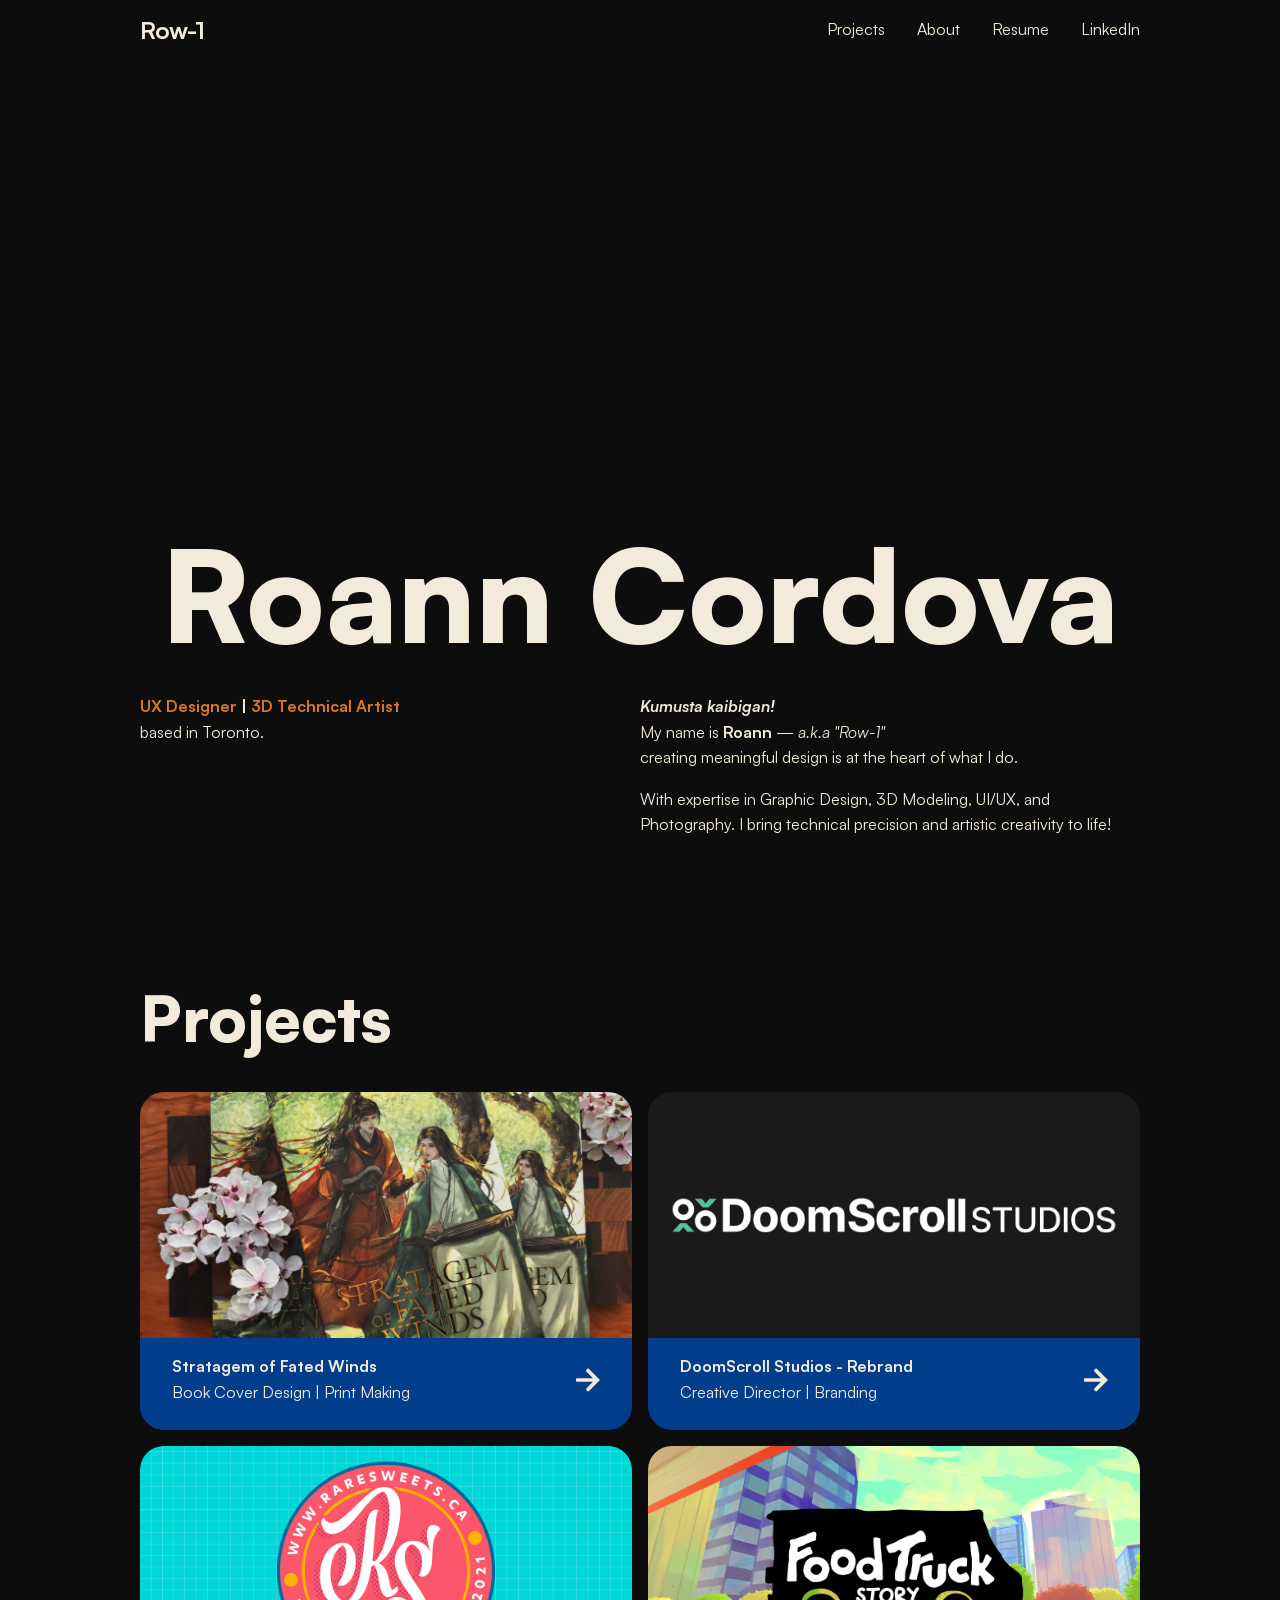
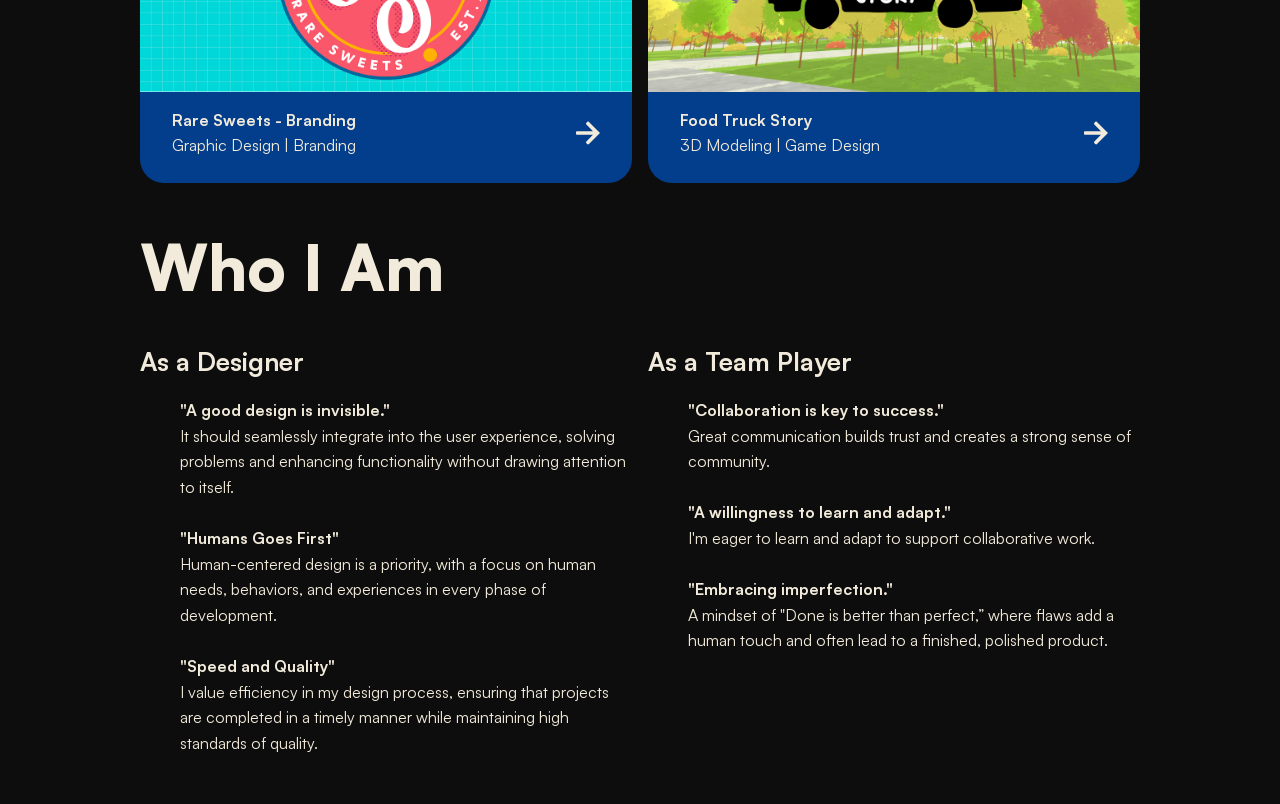
<file: index.html>
<!DOCTYPE html>
    <html lang="en">
    <head>
        <meta charset="UTF-8">
        <meta name="viewport" content="width=device-width, initial-scale=1.0">
        <link rel="stylesheet" href="styles.css">
        <script src="script.js" defer></script>
        <title>Roann Cordova</title>
    </head>
    <body>
        <header>
            <nav class="navbar">
                <a class="nav-logo" href="/">Row-1</a>

                <div class="hamburger-menu">
                    <span class="bar"></span>
                    <span class="bar"></span>
                    <span class="bar"></span>
                </div>

                <ul class="nav_list">
                    <li class="nav_item">
                        <a href="#projects" class="nav_link">Projects</a>
                    </li>
                    <li class="nav_item">
                        <a href="#About" class="nav_link">About</a>
                    </li>
                    <li class="nav_item">
                        <a href="downloadFiles/RoannCordova_Resume2026.pdf" class="nav_link" download="RoannCordova_Resume2026.pdf">Resume</a>
                    </li>
                    <li class="nav_item">
                        <a href="https://www.linkedin.com/in/roann-cordova/" class="nav_link">LinkedIn</a>
                    </li>
                </ul>
            </nav>
        </header>
    <main>
        <!------------------- Hero Section ------------------->
            <section class="hero" id="#top">
    
                <div class="hero-video">
                    <video autoplay muted loop playsinline>
                        <source src="videos/A_Good_Design_Is_10001-0500.mp4" type="video/mp4">
                    </video>
                </div>
    
                <div class="name-header"> 
                    <h1 class="hero-name">
                        Roann Cordova
                    </h1> 
                </div>
    
                <!-- Hero subtitle section -->
                <div class="subtitle-div">
                    <div class="meta-hero-role"> <!-- Grid: Left Column-->
                        <p class="warm-bold" style="margin-bottom: 0;">
                            UX Designer <span class="divider">|</span> 3D Technical Artist
                        </p>
                        <p style="margin: 0;">
                            based in Toronto.
                        </p>
    
                    </div> <!-- End of hero-subtitle-div -->
    
                    <div class="meta-hero-description">  <!-- Grid: Right Column-->
                        <p class="italic-bold-beige" style="margin-bottom: 0;">
                            Kumusta kaibigan!
                        </p>
                        <p style="margin-top: 0;">
                            My name is <b>Roann</b> — <i>a.k.a "Row-1"</i><br> creating meaningful design is at the heart of what I do.</p>
                        <p>
                            With expertise in Graphic Design, 3D Modeling, UI/UX, and Photography. I bring technical precision and artistic creativity to life!
                        </p>
    
                    </div> <!-- End of hero-description -->
                </div> <!-- End of hero subtitle section -->
            </section> <!------------------- End of Hero Section ------------------->



        <!------------------- Projects Section------------- -->
        <section class="section-container" id="projects">
            <h1 class="section_headers">Projects</h1>

            <div class="section-divider">

                <a href="/stratagemOfFatedWinds.html" class="project-item">
                    
                    <img src="projectPreview/StratagemOfFatedWindsSplash_1200x500.png" alt="Stratagem Of Fated Winds Thumbnail" class="project-image">
                    
                    <div class="project-description-background">
                        <div>
                            <p class="project-title">Stratagem of Fated Winds</p>
                            <p class="project-role"> Book Cover Design | Print Making</p>
                        </div>
                        <img src="icons/ArrowIcon_600x600.svg" alt="Arrow Icon Thumbnail" class="arrow-icon">
                    </div>
                </a>

                <a href="/doomScrollRebrand.html" class="project-item">
                    
                    <img src="projectPreview/DoomScrollStudiosRebrandSplash_1200x500.png" alt="DoomScroll Studios Rebrand Thumbnail" class="project-image">
                    
                    <div class="project-description-background">
                        <div>
                            <p class="project-title">DoomScroll Studios - Rebrand</p>
                            <p class="project-role"> Creative Director | Branding</p>        
                        </div>
                        <img src="icons/ArrowIcon_600x600.svg" alt="Arrow Icon Thumbnail" class="arrow-icon">
                    </div>
                </a>

                <a href="/rareSweetsRebrand.html" class="project-item">
                    
                    <img src="projectPreview/RareSweetsRebrandSplash_1200x500.png" alt="Rare Sweets Branding Thumbnail" class="project-image">
                    
                    <div class="project-description-background">
                        <div>
                            <p class="project-title">Rare Sweets - Branding</p>
                            <p class="project-role"> Graphic Design | Branding</p>     
                        </div>
                        <img src="icons/ArrowIcon_600x600.svg" alt="Arrow Icon Thumbnail" class="arrow-icon">
                    </div>
                </a>

                <a href="https://roanncordova.format.com/foodtruckstory" class="project-item">
                    
                    <img src="projectPreview/FoodTruckStorySplash_1200x500.png" alt="Food Truck Story Thumbnail" class="project-image">
                    
                    <div class="project-description-background">
                        <div>
                            <p class="project-title">Food Truck Story</p>
                            <p class="project-role"> 3D Modeling | Game Design</p>
                        </div>
                        <img src="icons/ArrowIcon_600x600.svg" alt="Arrow Icon Thumbnail" class="arrow-icon">     
                    </div>
                </a>
 
            </div> <!-- End of section divider -->

        </section> <!------------End of Projects Section----------->

        <!------------------- Who I Am Section------------- -->
        <section class="section-container" id="WhoIAm">
            <h1 class="section_headers">Who I Am</h1>

            <div class="section-divider">
                <div class="WhoIAm_AsADesigner">
                    <h3 id="AsADesigner">As a Designer</h3>
                    <p>
                        <ul>
                            <li><b>"A good design is invisible."</b><br>
                                It should seamlessly integrate into the user experience, solving problems and enhancing functionality without drawing attention to itself.</li>
                            <br>
                            <li><b>"Humans Goes First"</b><br>
                                Human-centered design is a priority, with a focus on human needs, behaviors, and experiences in every phase of development.</li>
                            <br>
                            <li><b>"Speed and Quality"</b><br>
                                I value efficiency in my design process, ensuring that projects are completed in a timely manner while maintaining high standards of quality.</li>
                        </ul>
                    </p>
                </div>
                <div class="WhoIAm_AsATeamPlayer">  
                    <h3 id="AsATeamPlayer">As a Team Player</h3>
                    <p>
                        <ul>
                            <li><b>"Collaboration is key to success."</b><br>
                                Great communication builds trust and creates a strong sense of community.</li>
                            <br>

                            <li><b>"A willingness to learn and adapt."</b><br>
                                I'm eager to learn and adapt to support collaborative work.</li>
                            <br>

                            <li><b>"Embracing imperfection."</b><br>
                                A mindset of "Done is better than perfect,” where flaws add a human touch and often lead to a finished, polished product.</li>
                        </ul>
                    </p>
                </div>
            </div> <!-- End of section divider --> 
        </section> <!------------End of Who I Am Section----------->

        <!--------------------- Experience Section------------- --
        <section class="section-container" id="Experience">
            <h1 class="section_headers">Experience</h1>
        </section> 
        ------------End of Experience Section----------->
    </main>
    </body>
    </html>
</file>
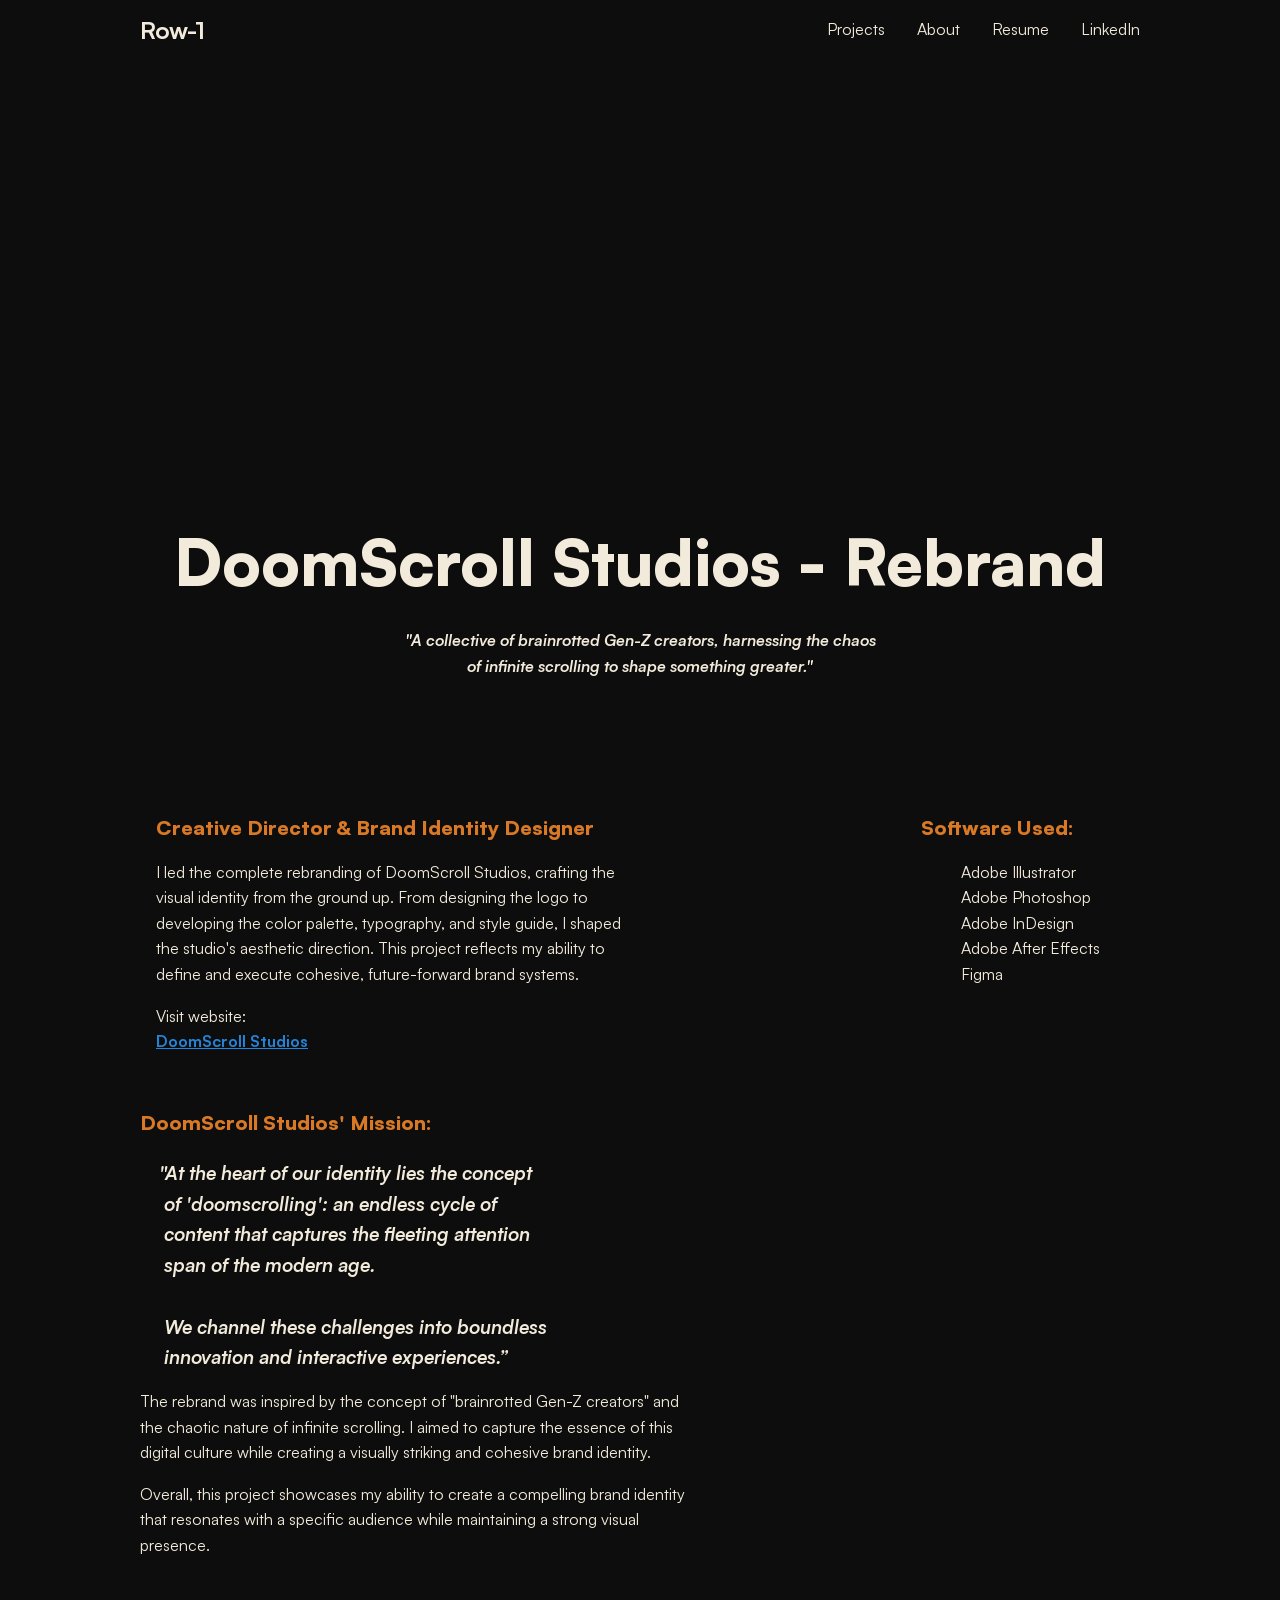
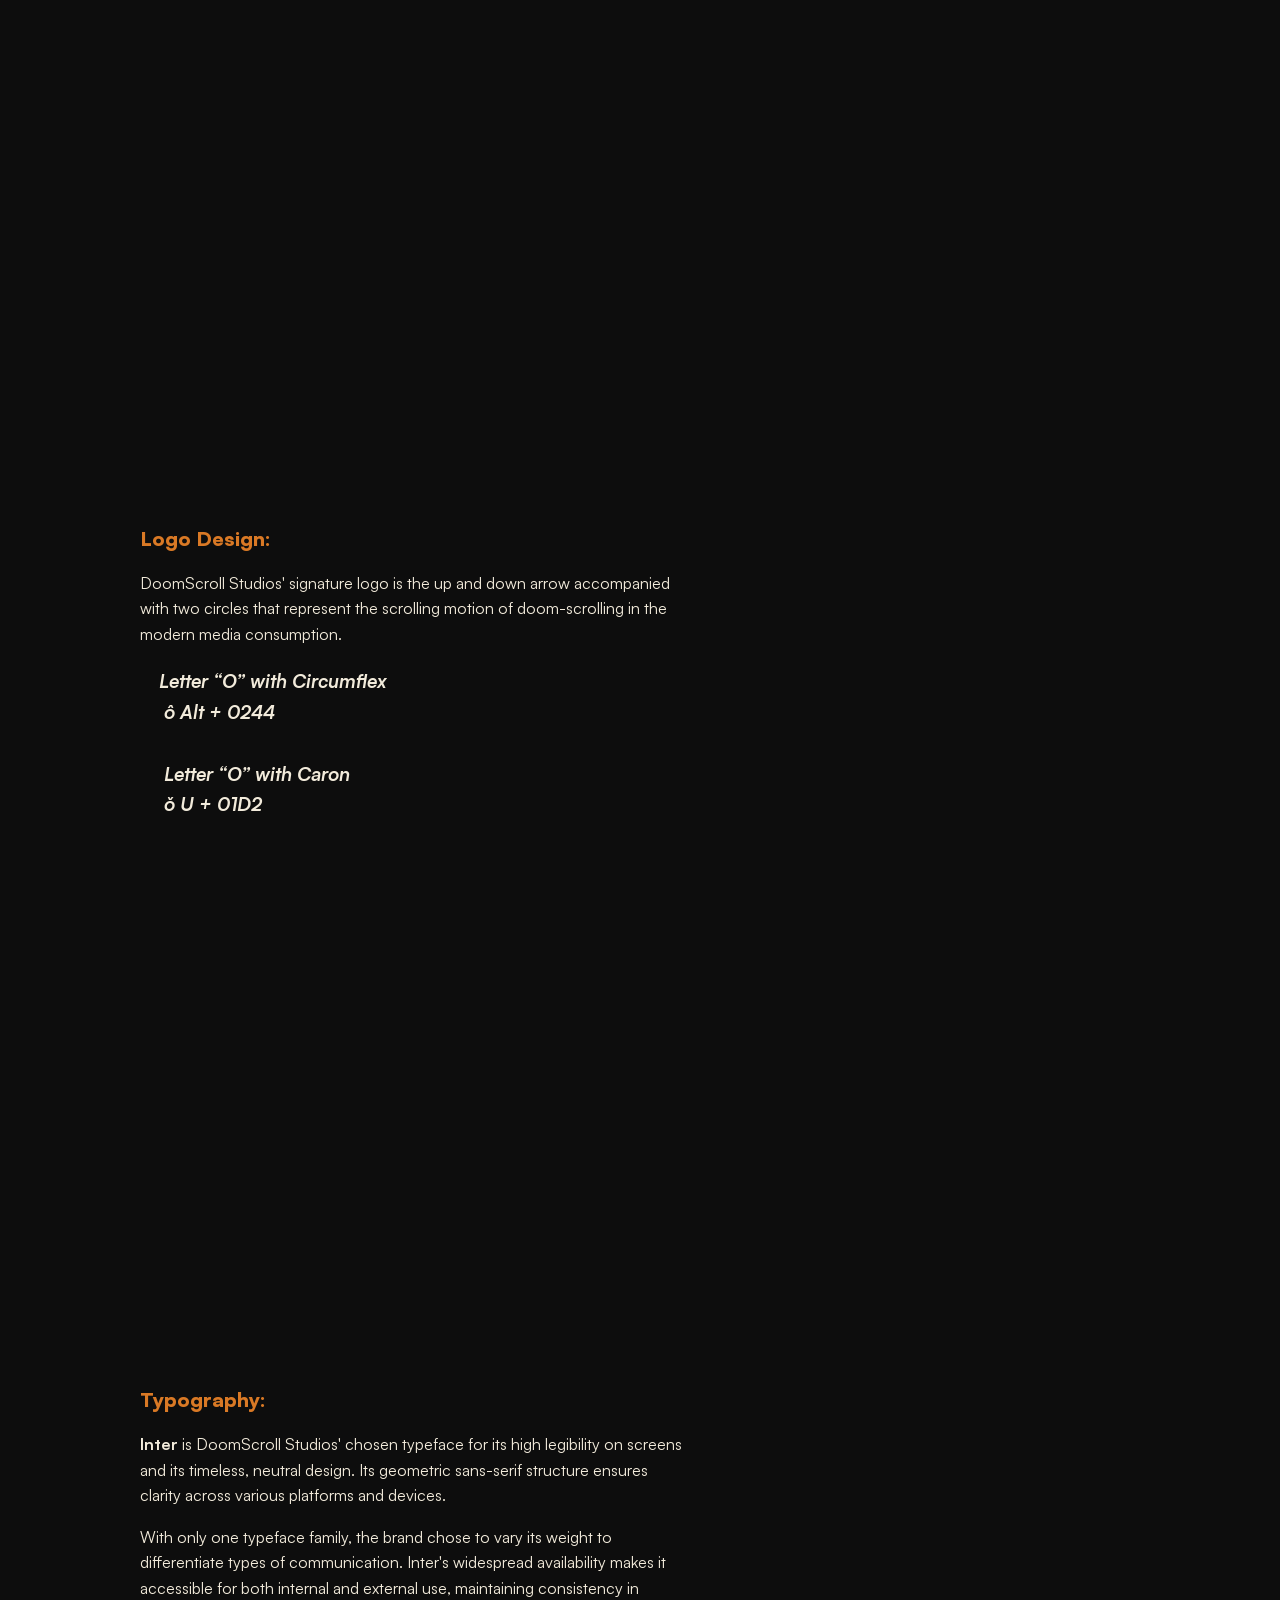
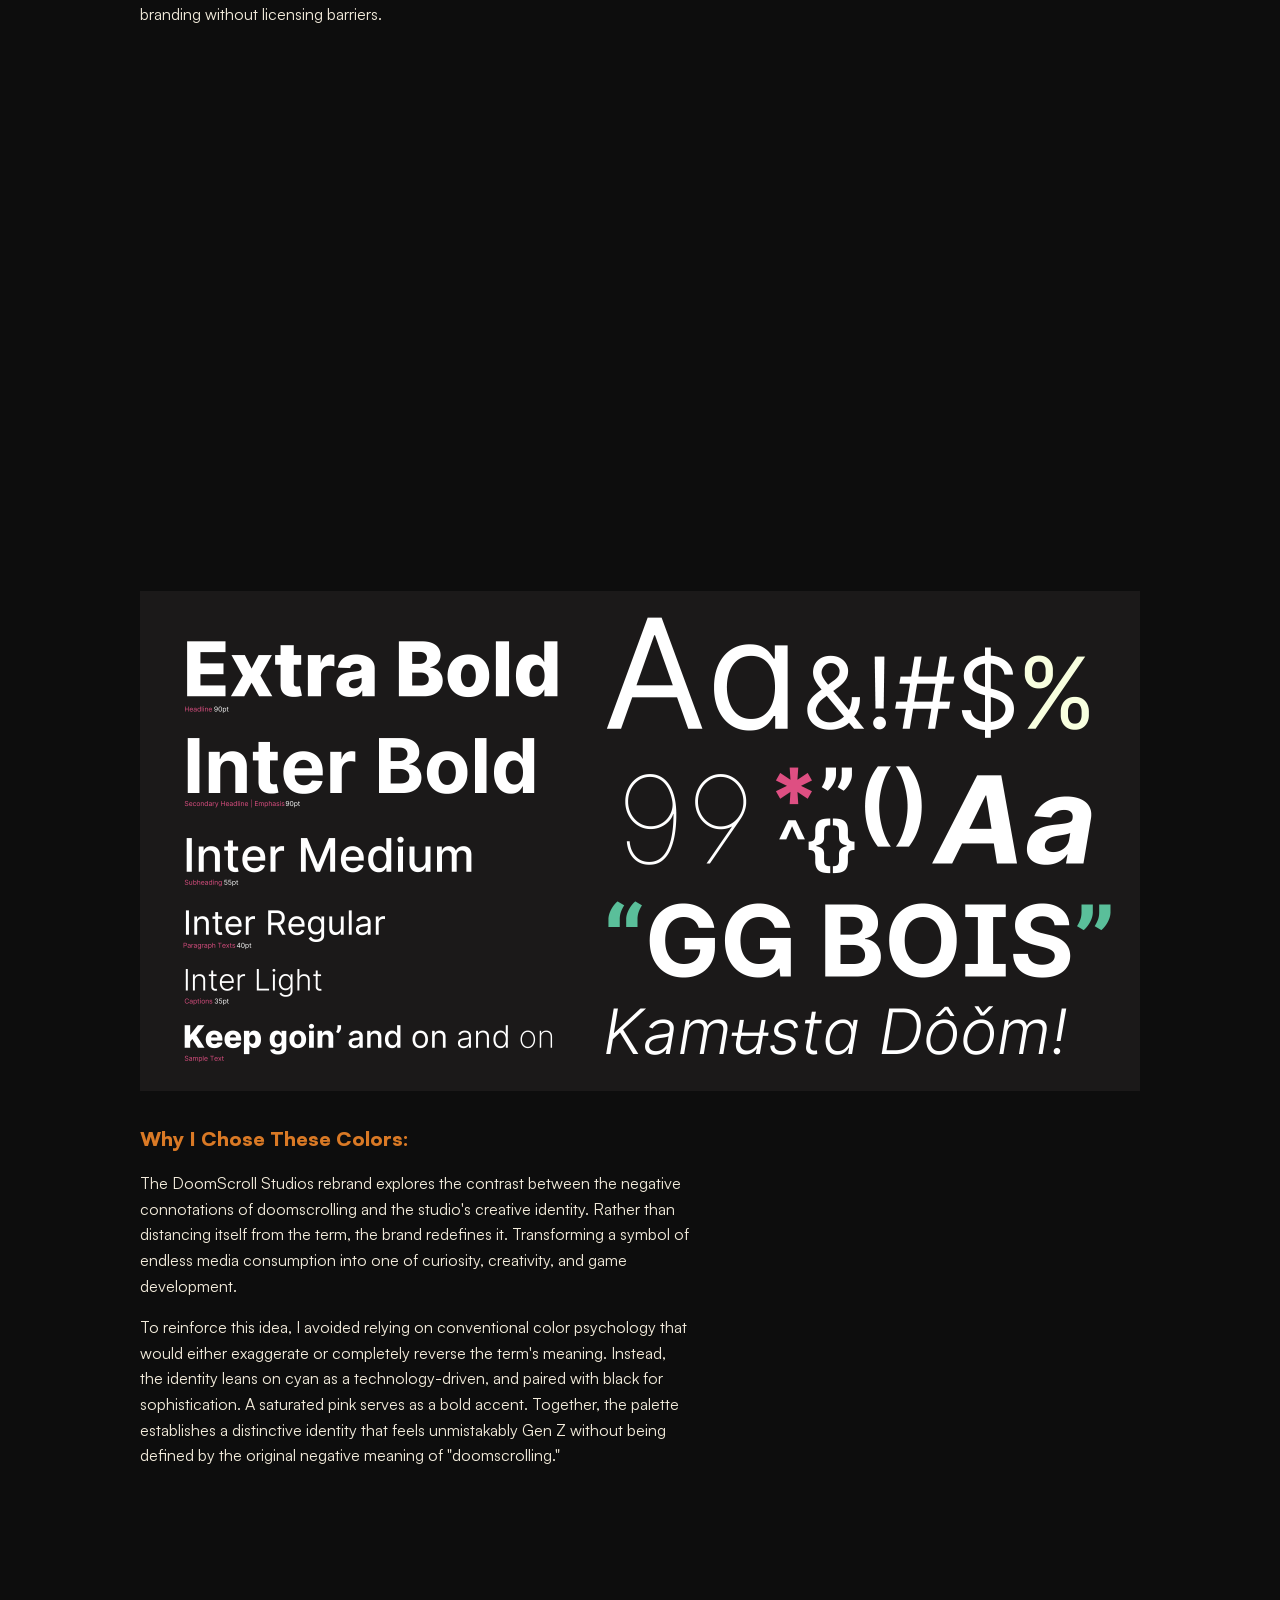
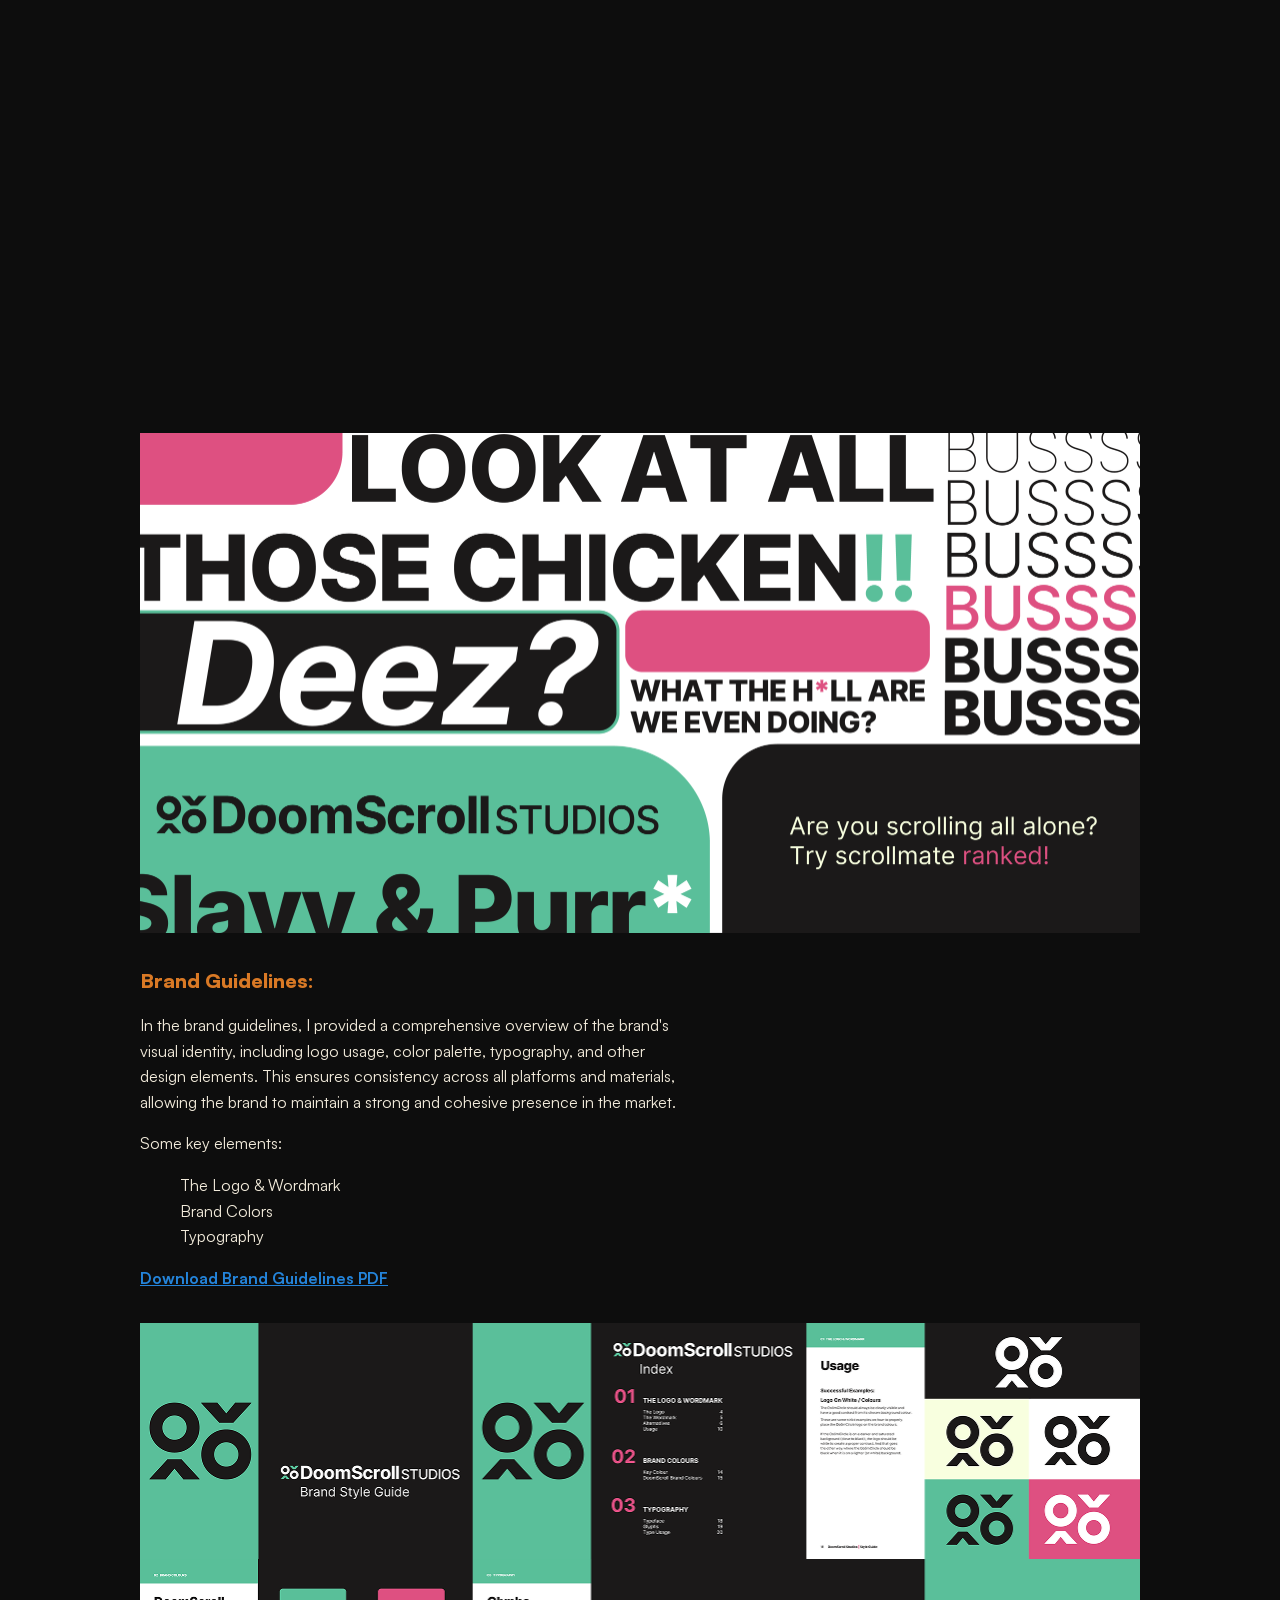
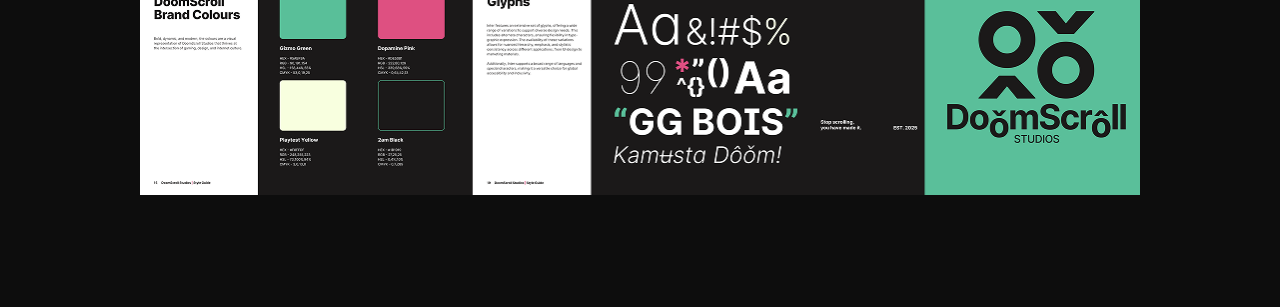
<file: doomScrollRebrand.html>
<!DOCTYPE html>
    <html lang="en">
    <head>
        <meta charset="UTF-8">
        <meta name="viewport" content="width=device-width, initial-scale=1.0">
        <link rel="stylesheet" href="styles.css">
        <script src="script.js" defer></script>
        <title>DoomScroll Studios - Rebrand</title>
    </head>
    <body>
        <header>
            <nav class="navbar">
                <a class="nav-logo" href="/">Row-1</a>

                <div class="hamburger-menu">
                    <span class="bar"></span>
                    <span class="bar"></span>
                    <span class="bar"></span>
                </div>

                <ul class="nav_list">
                    <li class="nav_item">
                        <a href="#projects" class="nav_link">Projects</a>
                    </li>
                    <li class="nav_item">
                        <a href="#About" class="nav_link">About</a>
                    </li>
                    <li class="nav_item">
                        <a href="downloadFiles/RoannCordova_Resume2026.pdf" class="nav_link" download="RoannCordova_Resume2026.pdf">Resume</a>
                    </li>
                    <li class="nav_item">
                        <a href="https://www.linkedin.com/in/roann-cordova/" class="nav_link">LinkedIn</a>
                    </li>
                </ul>
            </nav>
        </header>
    <main>
        <!------------------- Hero Section ------------------->
            <section class="hero" id="#top">
    
                <!-- <img src="images/doomScrollStudios/DoomScrollStudiosRebrand_HeroImage_1000x500.png" class="hero-image" alt="DoomScroll Studios Hero Image"> -->
                <div class="hero-video">
                    <video autoplay muted loop playsinline>
                        <source src="videos/DoomScrollStudios_HERO_Animation_Extended_1000x500.mp4" type="video/mp4">
                    </video>
                </div>
                <div> 
                    <h1 class="project-hero-header">
                        DoomScroll Studios - Rebrand
                    </h1>
                </div>
                <div >
                    <p class="project-hero-description">
                        <i>"A collective of brainrotted Gen-Z creators, harnessing the chaos of infinite scrolling to shape something greater."</i>
                    </p>
                </div>
            </section>
            <section class="project-details">                
                <div class="project-role-and-software-skills">
                    <div class="project-role">
                        <p class="project-header">
                            Creative Director & Brand Identity Designer
                        </p>
                        <p>
                            I led the complete rebranding of DoomScroll Studios, crafting the visual identity from the ground up. From designing the logo to developing the color palette, typography, and style guide, I shaped the studio's aesthetic direction. This project reflects my ability to define and execute cohesive, future-forward brand systems.
                        </p>
                        <p>
                            Visit website:
                            <br>
                            <a href="https://www.doomscroll.studio/" target="_blank" rel="noopener noreferrer" class="download-link">DoomScroll Studios</a>    
                        </p>
                    </div>

                    <div class="software-skills">
                        <p class="project-header">
                            Software Used:
                        </p>
                        <ul>
                            <li>Adobe Illustrator</li>
                            <li>Adobe Photoshop</li>
                            <li>Adobe InDesign</li>
                            <li>Adobe After Effects</li>
                            <li>Figma</li>
                        </ul>
                    </div>
                </div>

                <!-- Mission Section -->
                <div class="project-details-description">
                    
                    <p class="project-header">
                        DoomScroll Studios' Mission:
                    </p>
                    <p class="project-details-quote">
                        "At the heart of our identity lies the concept of 'doomscrolling': an endless cycle of content that captures the fleeting attention span of the modern age.
                        <br>
                        <br>
                        We channel these challenges into boundless innovation and interactive experiences.”
                    </p>
                    <p>
                        The rebrand was inspired by the concept of "brainrotted Gen-Z creators" and the chaotic nature of 
                        infinite scrolling. I aimed to capture the essence of this digital culture while creating a visually 
                        striking and cohesive brand identity.
                    </p>
                    <p>
                        Overall, this project showcases my ability to create a 
                        compelling brand identity that resonates with a specific audience while maintaining a strong visual presence.
                    </p>
                </div>
                
                <!-- <img src="images/doomScrollStudios/DoomScrollStudios_SecondaryImage_1000x500@4x.png" alt="DoomScroll Studios Secondary Image" class="project-details-image"> -->
                <div class="project-details-video" >
                    <video autoplay muted loop playsinline>
                        <source src="videos/DoomScrollStudios_Secondary_Animation_Adjusted_1000x500.mp4" type="video/mp4">
                    </video>
                </div>
                <div class="project-details-description">
                    <p class="project-header">
                        Logo Design:
                    </p>
                    <p>
                        DoomScroll Studios' signature logo is the up and down arrow
                        accompanied with two circles that represent the scrolling
                        motion of doom-scrolling in the modern media consumption.
                    </p>
                    <p class="project-details-quote">
                        Letter “O” with Circumflex<br>
                        ô Alt + 0244
                        <br>
                        <br>
                        Letter “O” with Caron<br>
                        ǒ U + 01D2
                    </p>
                </div>

                <!-- <img src="images/doomScrollStudios/DoomScrollStudios_LogoBreakdown_1000x500@4x.png" class="project-details-image" alt="DoomScroll Studios Logo Breakdown"> -->
                <div class="project-details-video" >
                    <video autoplay muted loop playsinline>
                        <source src="videos/DoomScrollStudios_Logo_Animation.mp4" type="video/mp4">
                    </video>
                </div>

                <!-- Typography Section -->
                <div class="project-details-description">

                    <p class="project-header">
                        Typography:
                    </p>
                    

                    <p>
                        <span style="font-weight: bold;">Inter</span> is DoomScroll Studios' chosen typeface for its
                        high legibility on screens and its timeless, neutral design.
                        Its geometric sans-serif structure ensures clarity across various platforms and devices.
                    </p>
                    <p>
                        With only one typeface family, the brand chose to vary its weight to differentiate types of communication. 
                        Inter's widespread availability makes it
                        accessible for both internal and external use, maintaining consistency in branding without licensing barriers.
                    </p>

                </div>

                <!-- <img src="images/doomScrollStudios/DoomScrollStudios_TypographyBreakdown_1000x500@4x.png" class="project-details-image" alt="DoomScroll Studios Typography Breakdown"> -->
                <div class="project-details-video" >
                    <video autoplay muted loop playsinline>
                        <source src="videos/DoomScrollStudios_Typography_Animation_1000x500.mp4" type="video/mp4">
                    </video>
                </div>
                <img src="images/doomScrollStudios/DoomScrollStudios_TypographyUsage_1000x500@4x.png" class="project-details-image" alt="DoomScroll Studios Typography Breakdown">
                
                <!-- Color Palette Section -->
                <div class="project-details-description">
                    <p class="project-header">
                        Why I Chose These Colors:
                    </p>
                    <p>
                        The DoomScroll Studios rebrand explores the contrast between the negative connotations of doomscrolling and the studio's creative identity. Rather than distancing itself from the term, the brand redefines it. Transforming a symbol of endless media consumption into one of curiosity, creativity, and game development.
                    </p>
                    <p>
                        To reinforce this idea, I avoided relying on conventional color psychology that would either exaggerate or completely reverse the term's meaning. Instead, the identity leans on cyan as a technology-driven, and paired with black for sophistication. A saturated pink serves as a bold accent. Together, the palette establishes a distinctive identity that feels unmistakably Gen Z without being defined by the original negative meaning of "doomscrolling."
                    </p>
                </div>

                <!-- <img src="images/doomScrollStudios/DoomScrollStudios_ColorBreakdown_1000x500@4x.png" class="project-details-image" alt="DoomScroll Studios Color Breakdown"> -->
                <div class="project-details-video" >
                    <video autoplay muted loop playsinline>
                        <source src="videos/DoomScroll_1000x500_ColorAnimationWithNames.mp4" type="video/mp4">
                    </video>
                </div>
                <img src="images/doomScrollStudios/DoomScrollStudios_ColorMockup_1000x500@4x.png" class="project-details-image" alt="DoomScroll Studios Color MockUp">

                <!-- Brand Guidelines -->
                <div class="project-details-description">
                    <p class="project-header">
                        Brand Guidelines:
                    </p>
                    <p>
                        In the brand guidelines, I provided a comprehensive overview of the brand's visual identity, including logo usage, 
                        color palette, typography, and other design elements. This ensures consistency across 
                        all platforms and materials, allowing the brand to maintain a strong and cohesive presence in the market.
                    </p>
                    <p>
                        Some key elements:
                    </p>
                    <ul>
                        <li>The Logo & Wordmark</li>
                        <li>Brand Colors</li>
                        <li>Typography</li>
                    </ul>
                    <a href="/downloadFiles/DoomScroll-StyleBrand_Guide(2025).pdf" download="DoomScrollStudios_BrandGuidelines_2024.pdf" class="download-link">Download Brand Guidelines PDF</a>
                </div>

                <a href="/downloadFiles/DoomScroll-StyleBrand_Guide(2025).pdf" download="DoomScrollStudios_BrandGuidelines_2024.pdf">
                    <img src="images/doomScrollStudios/DoomScroll_BrandGuidelines_PDF_Download_1000x500.png" class="project-details-image" alt="DoomScroll Studios Brand Guidelines">
                </a>
                

            </section>
    </main>
    </body>
</html>
</file>
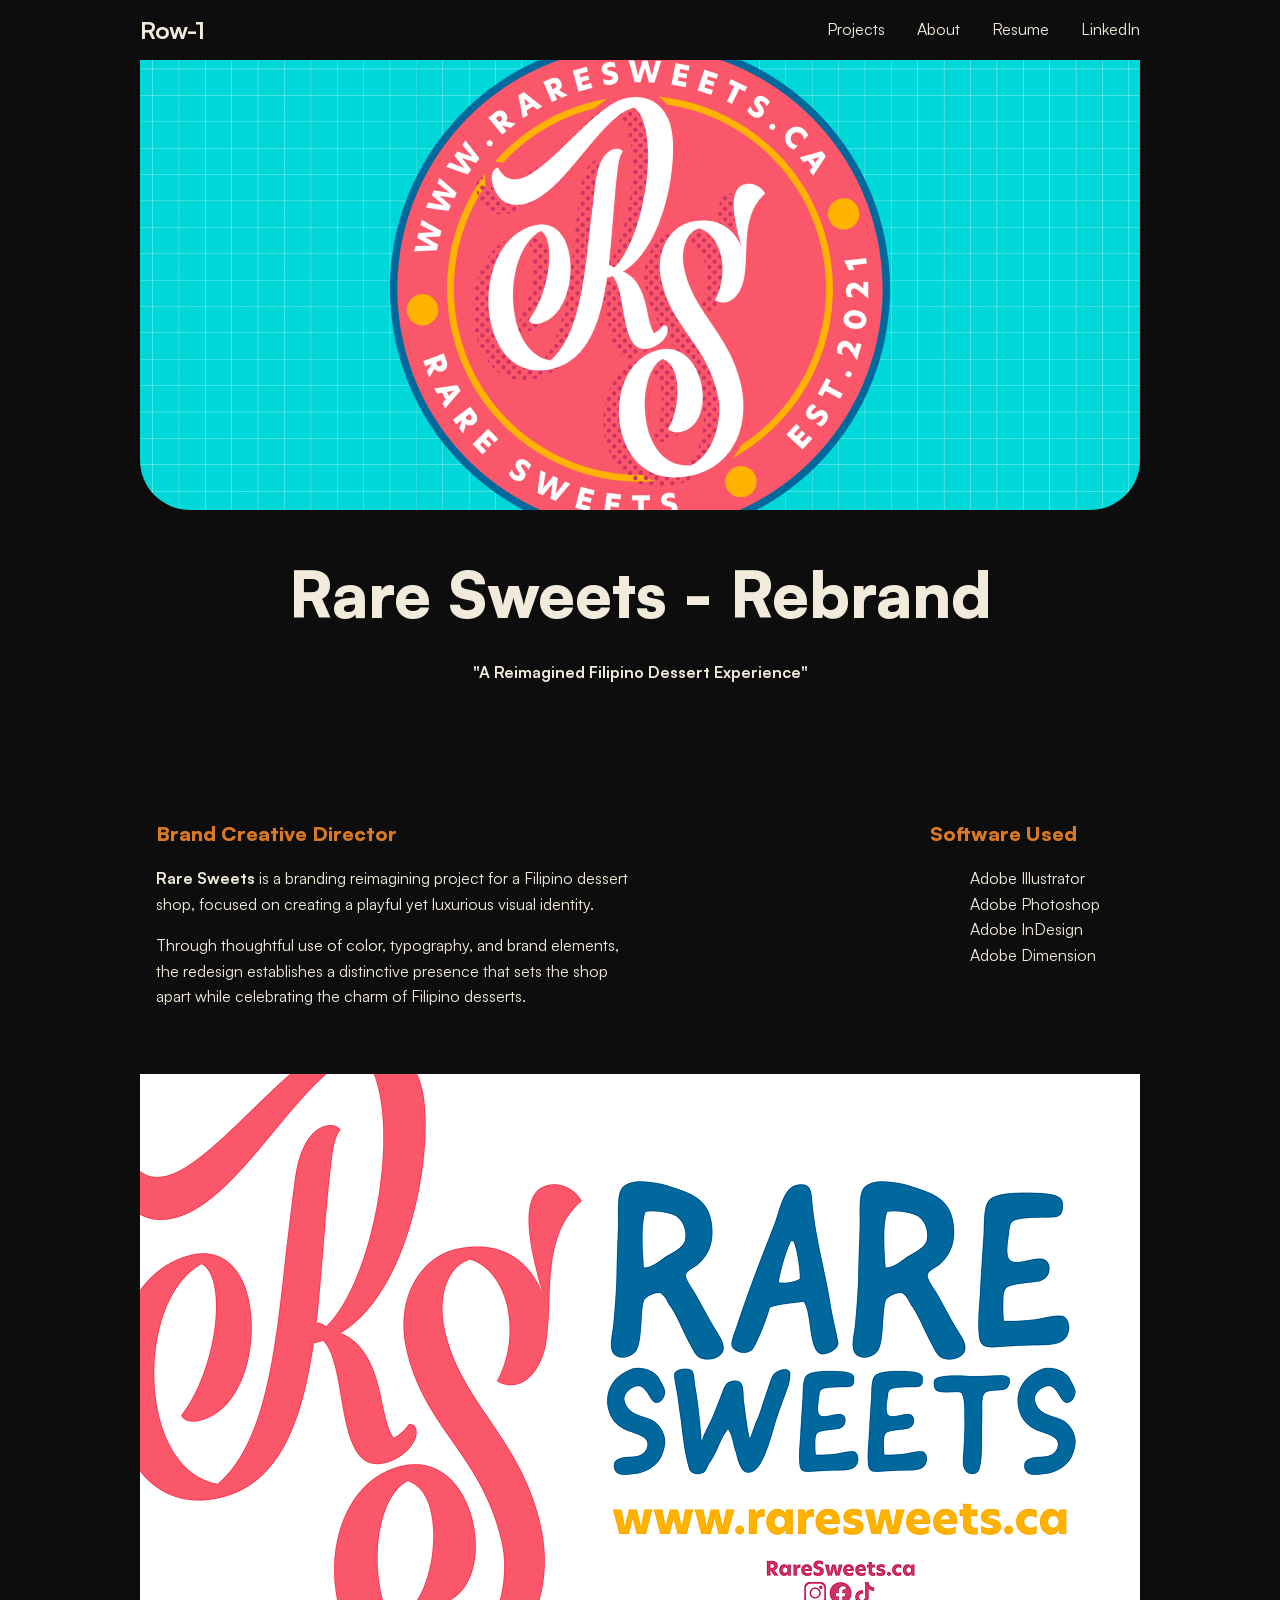
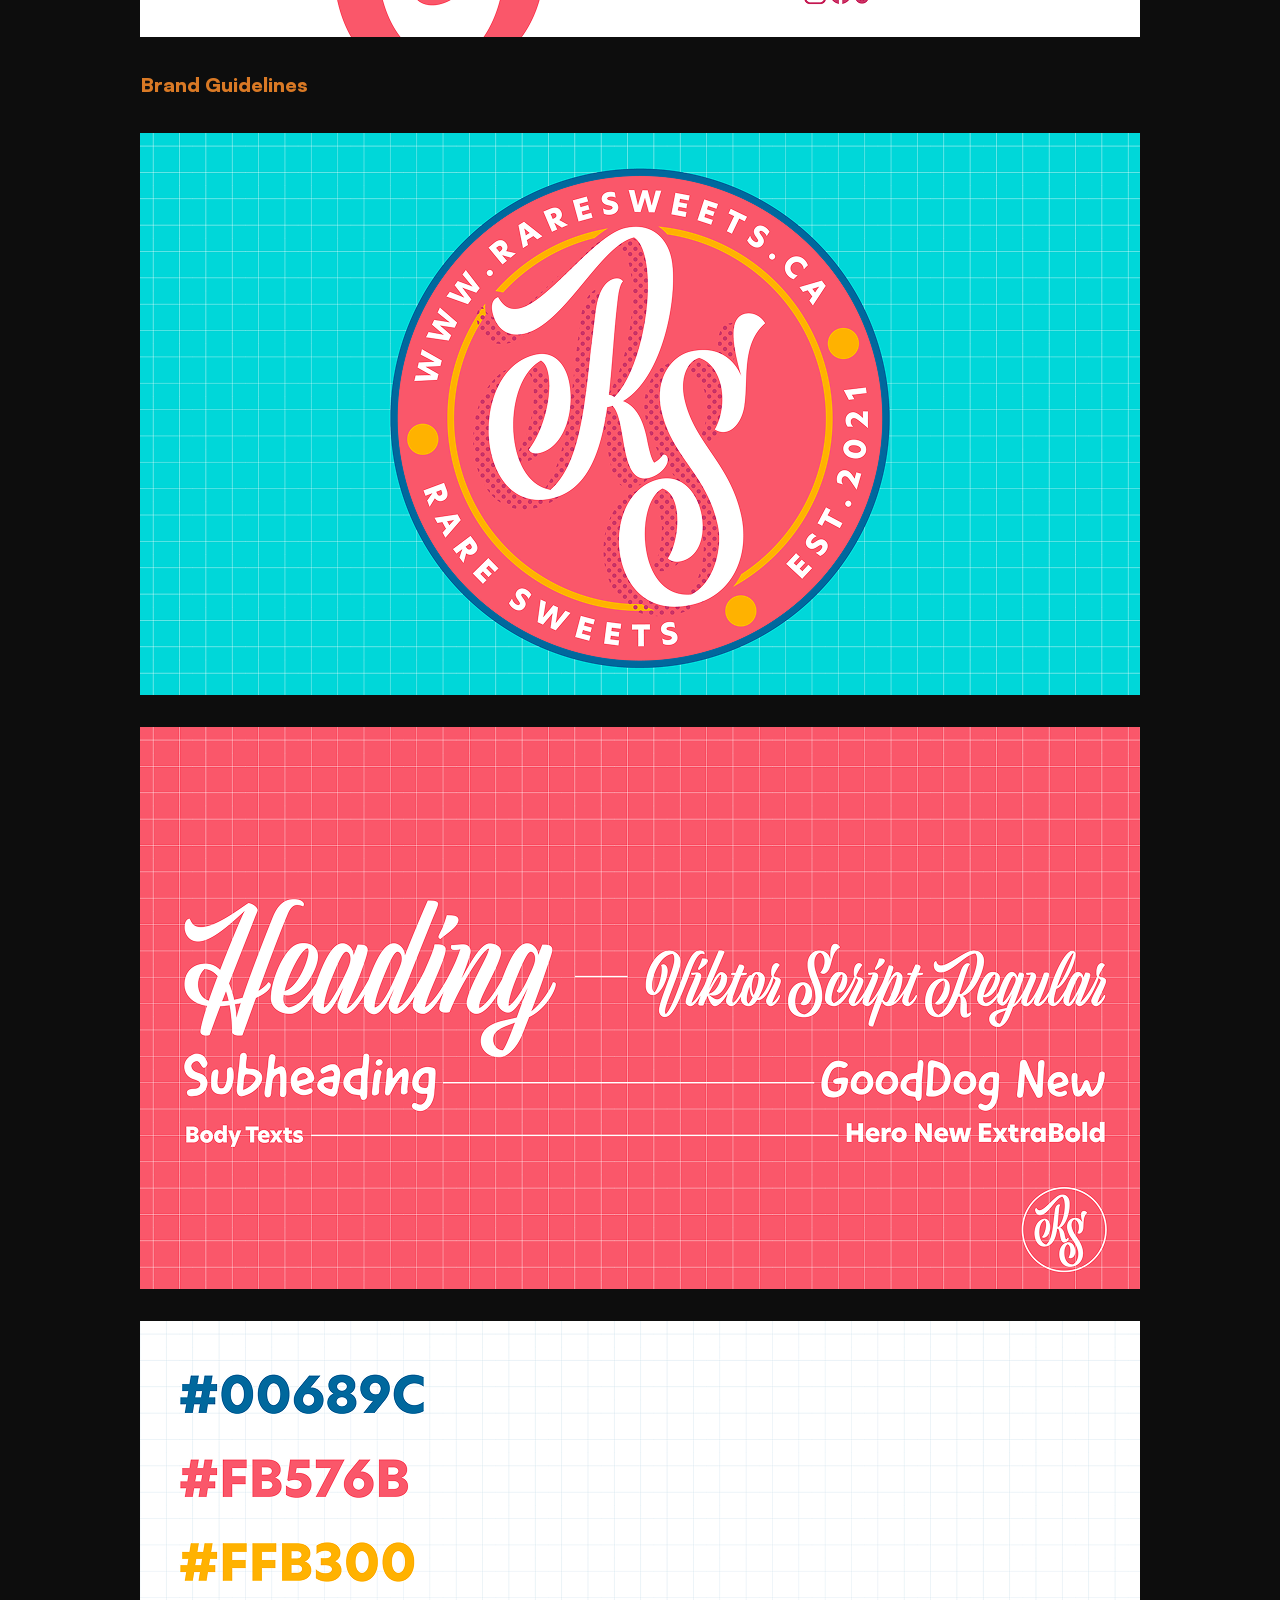
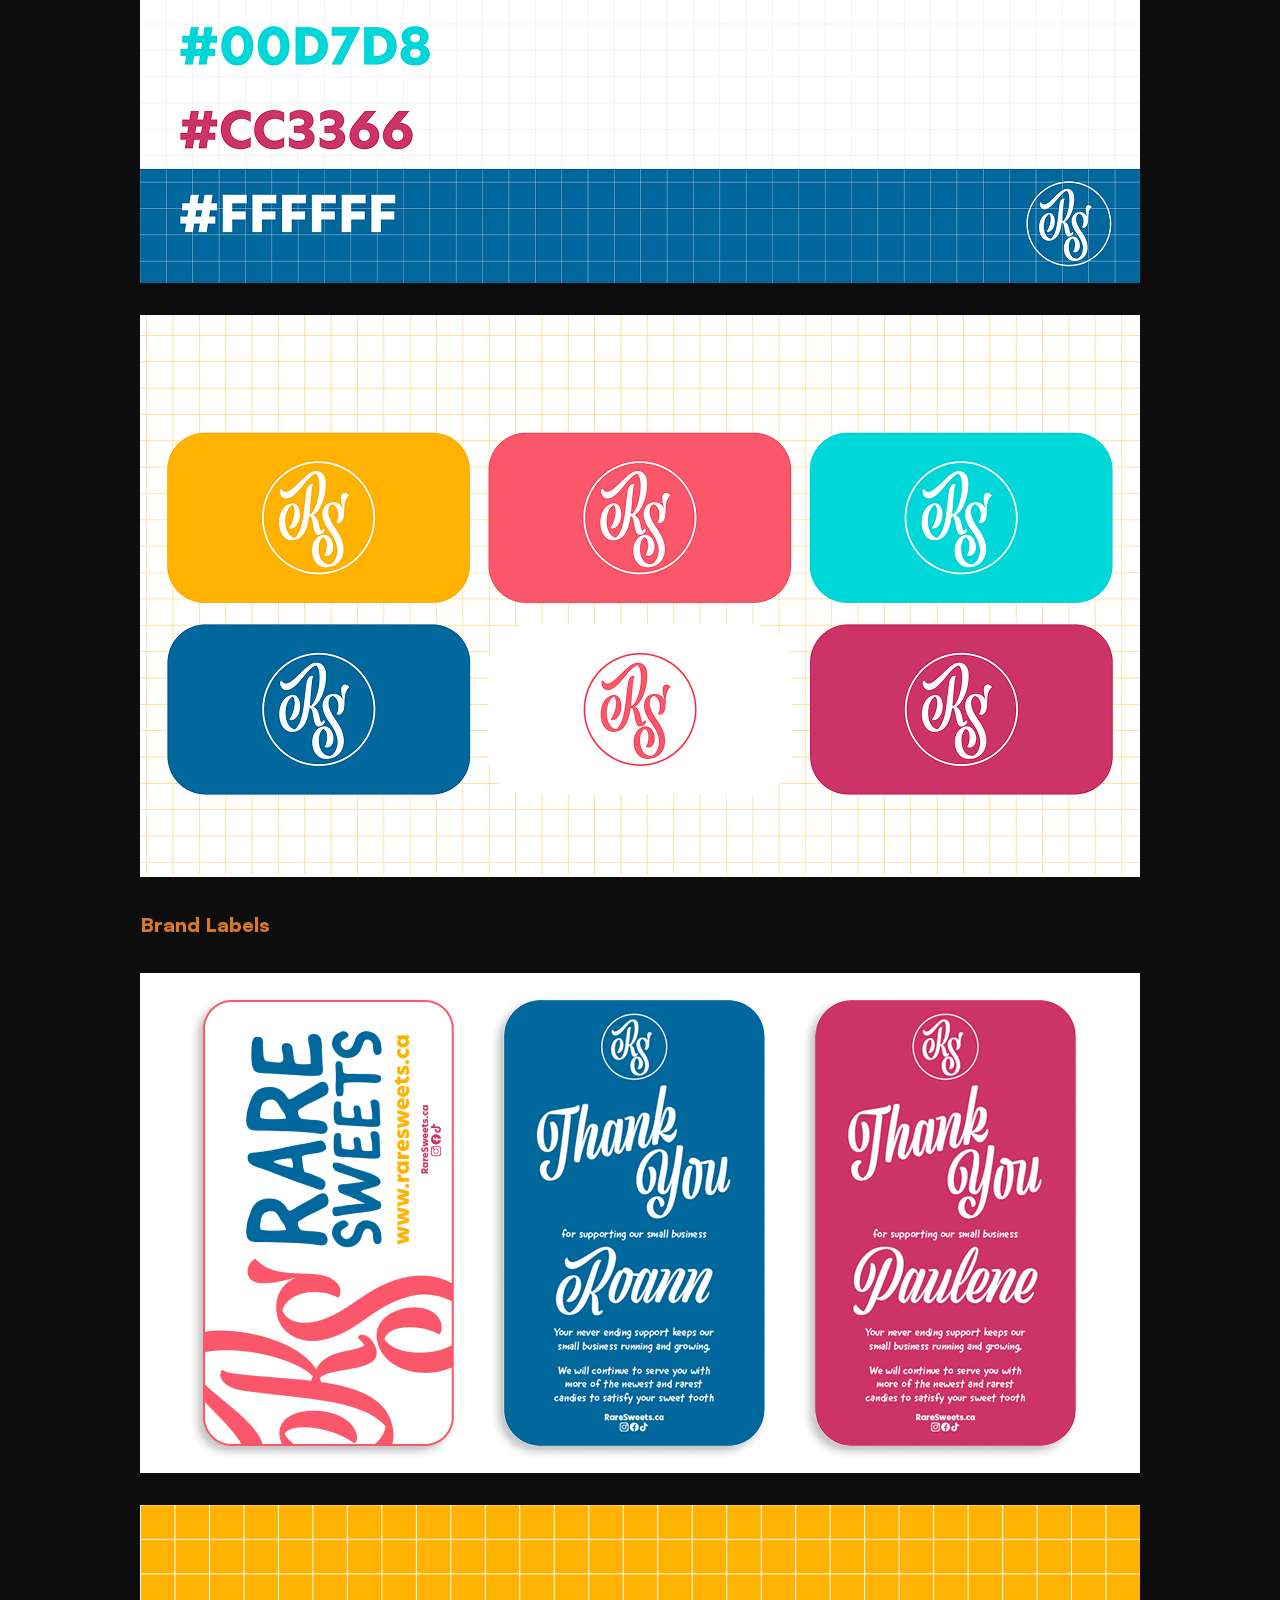
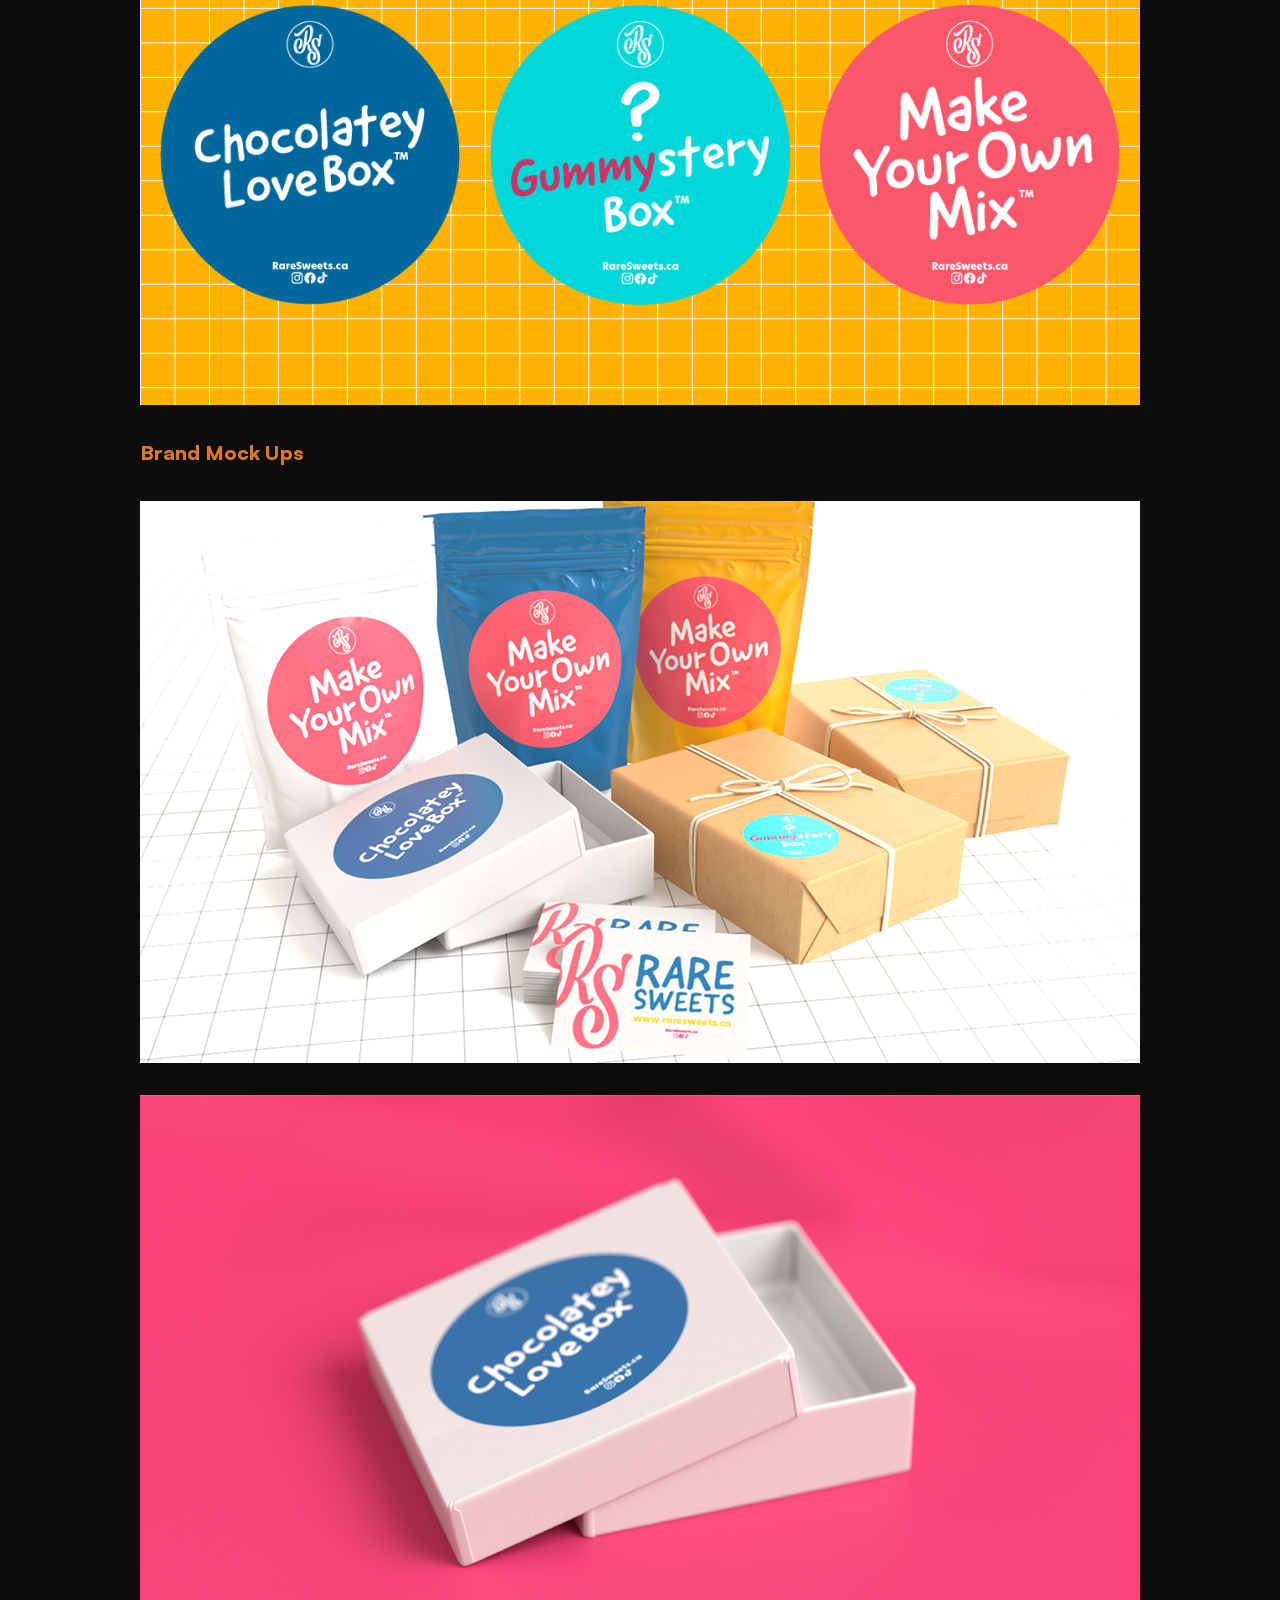
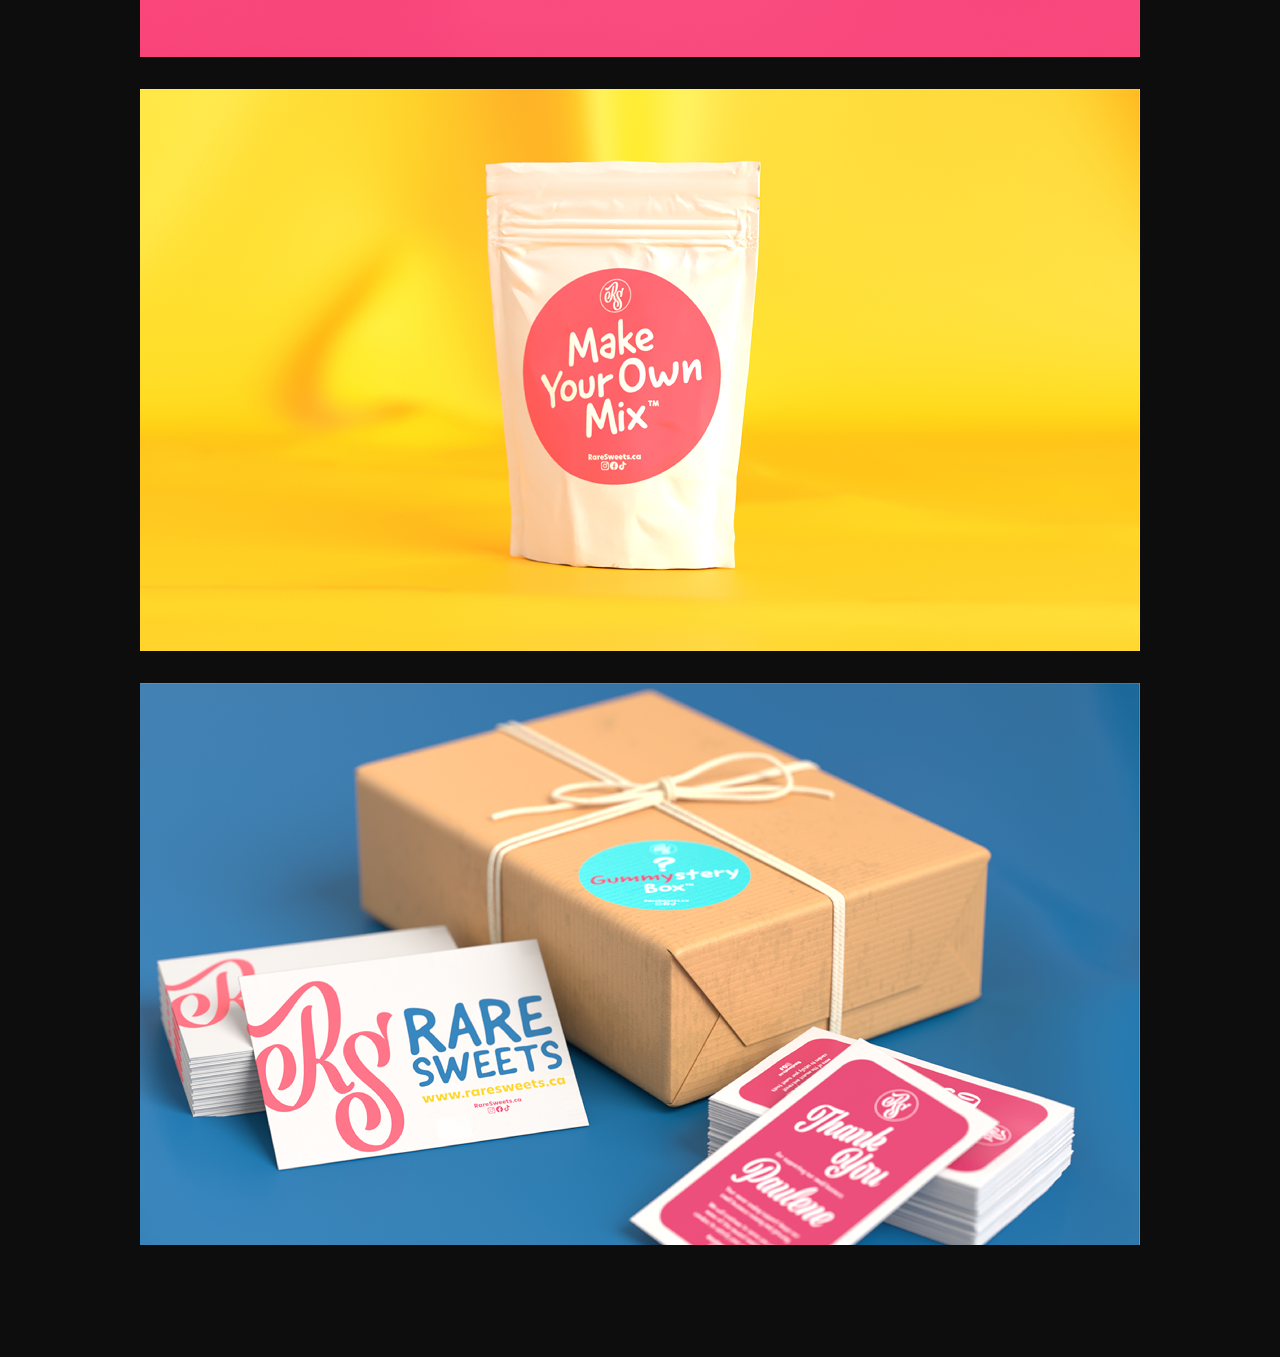
<file: rareSweetsRebrand.html>
<!DOCTYPE html>
<html lang="en">
<head>
    <meta charset="UTF-8">
    <meta name="viewport" content="width=device-width, initial-scale=1.0">
    <link rel="stylesheet" href="styles.css">
    <script src="script.js" defer></script>
    <title>Rare Sweets - Rebrand</title>
    <meta name="description" content="Project Case Study: Rare Sweets Rebrand">
</head>
<body>
    <header>
        <nav class="navbar">
            <a class="nav-logo" href="/">Row-1</a>

            <div class="hamburger-menu">
                <span class="bar"></span>
                <span class="bar"></span>
                <span class="bar"></span>
            </div>

            <ul class="nav_list">
                <li class="nav_item">
                    <a href="#projects" class="nav_link">Projects</a>
                </li>
                <li class="nav_item">
                    <a href="#About" class="nav_link">About</a>
                </li>
                <li class="nav_item">
                    <a href="#resume" class="nav_link">Resume</a>
                </li>
                <li class="nav_item">
                    <a href="https://www.linkedin.com/in/roann-cordova/" class="nav_link">LinkedIn</a>
                </li>
            </ul>
        </nav>
    </header>
    <main>
        <!-- Hero Section -->
        <section class="hero" id="top">
            <!-- Optional hero image -->
            <img src="images/rareSweets/RareSweets_Hero_1000x500.png" alt="Rare Sweets Hero Image" class="hero-image">

            <!-- Optional hero video -->
            <!-- <div class="hero-video"> -->
                <!-- <video autoplay muted loop playsinline> -->
                    <!-- <source src="{{HERO_VIDEO|videos/hero.mp4}}" type="video/mp4"> -->
                <!-- </video> -->
            <!-- </div> -->

            <div>
                <h1 class="project-hero-header">Rare Sweets - Rebrand</h1>
            </div>
            <div>
                <p class="project-hero-description">"A Reimagined Filipino Dessert Experience"</p>
            </div>
        </section>

        <!-- Project Details -->
        <section class="project-details">
            <div class="project-role-and-software-skills">
                <div class="project-role">
                    <p class="project-header">Brand Creative Director</p>
                    <p><span style="font-weight: bold;">Rare Sweets</span> is a branding reimagining project for a 
                        Filipino dessert shop, focused on creating a playful yet luxurious visual identity.</p>
                        
                    <p>Through thoughtful use of color, typography, and brand elements, the redesign establishes a 
                        distinctive presence that sets the shop apart while celebrating the charm of Filipino desserts.</p>
                </div>

                <div class="software-skills">
                    <p class="project-header">Software Used</p>
                    <ul>
                        <li>Adobe Illustrator</li>
                        <li>Adobe Photoshop</li>
                        <li>Adobe InDesign</li>
                        <li>Adobe Dimension</li>
                    </ul>
                </div>
            </div>

            <img src="images/rareSweets/RareSweets_PrimaryImage_1000x500.png" alt="Primary Image" class="project-details-image">

            <div class="project-details-description">
                <p class="project-header">Brand Guidelines</p>
            </div>

            <!-- Gallery placeholders (add or remove as needed) -->
            <img src="images/rareSweets/RareSweets_Gallery1_1000x500.png" alt="Gallery Image 1" class="project-details-image">
            <img src="images/rareSweets/RareSweets_Gallery2_1000x500.png" alt="Gallery Image 2" class="project-details-image">
            <img src="images/rareSweets/RareSweets_Gallery3_1000x500.png" alt="Gallery Image 3" class="project-details-image">
            <img src="images/rareSweets/RareSweets_Gallery4_1000x500.png" alt="Gallery Image 4" class="project-details-image">
            
            <div class="project-details-description">
                <p class="project-header">Brand Labels</p>
            </div>
            
            <img src="images/rareSweets/RareSweets_Gallery5_1000x500.png" alt="Gallery Image 5" class="project-details-image">
            <img src="images/rareSweets/RareSweets_Gallery6_1000x500.png" alt="Gallery Image 6" class="project-details-image">
            
            <div class="project-details-description">
                <p class="project-header">Brand Mock Ups</p>
            </div>
            
            <img src="images/rareSweets/RareSweets_Gallery8_1000x500.png" alt="Gallery Image 8" class="project-details-image">
            <img src="images/rareSweets/RareSweets_Gallery9_1000x500.png" alt="Gallery Image 9" class="project-details-image">
            <img src="images/rareSweets/RareSweets_Gallery10_1000x500.png" alt="Gallery Image 10" class="project-details-image">
            <img src="images/rareSweets/RareSweets_Gallery11_1000x500.png" alt="Gallery Image 11" class="project-details-image">
            
        </section>
    </main>
</body>
</html>
</file>
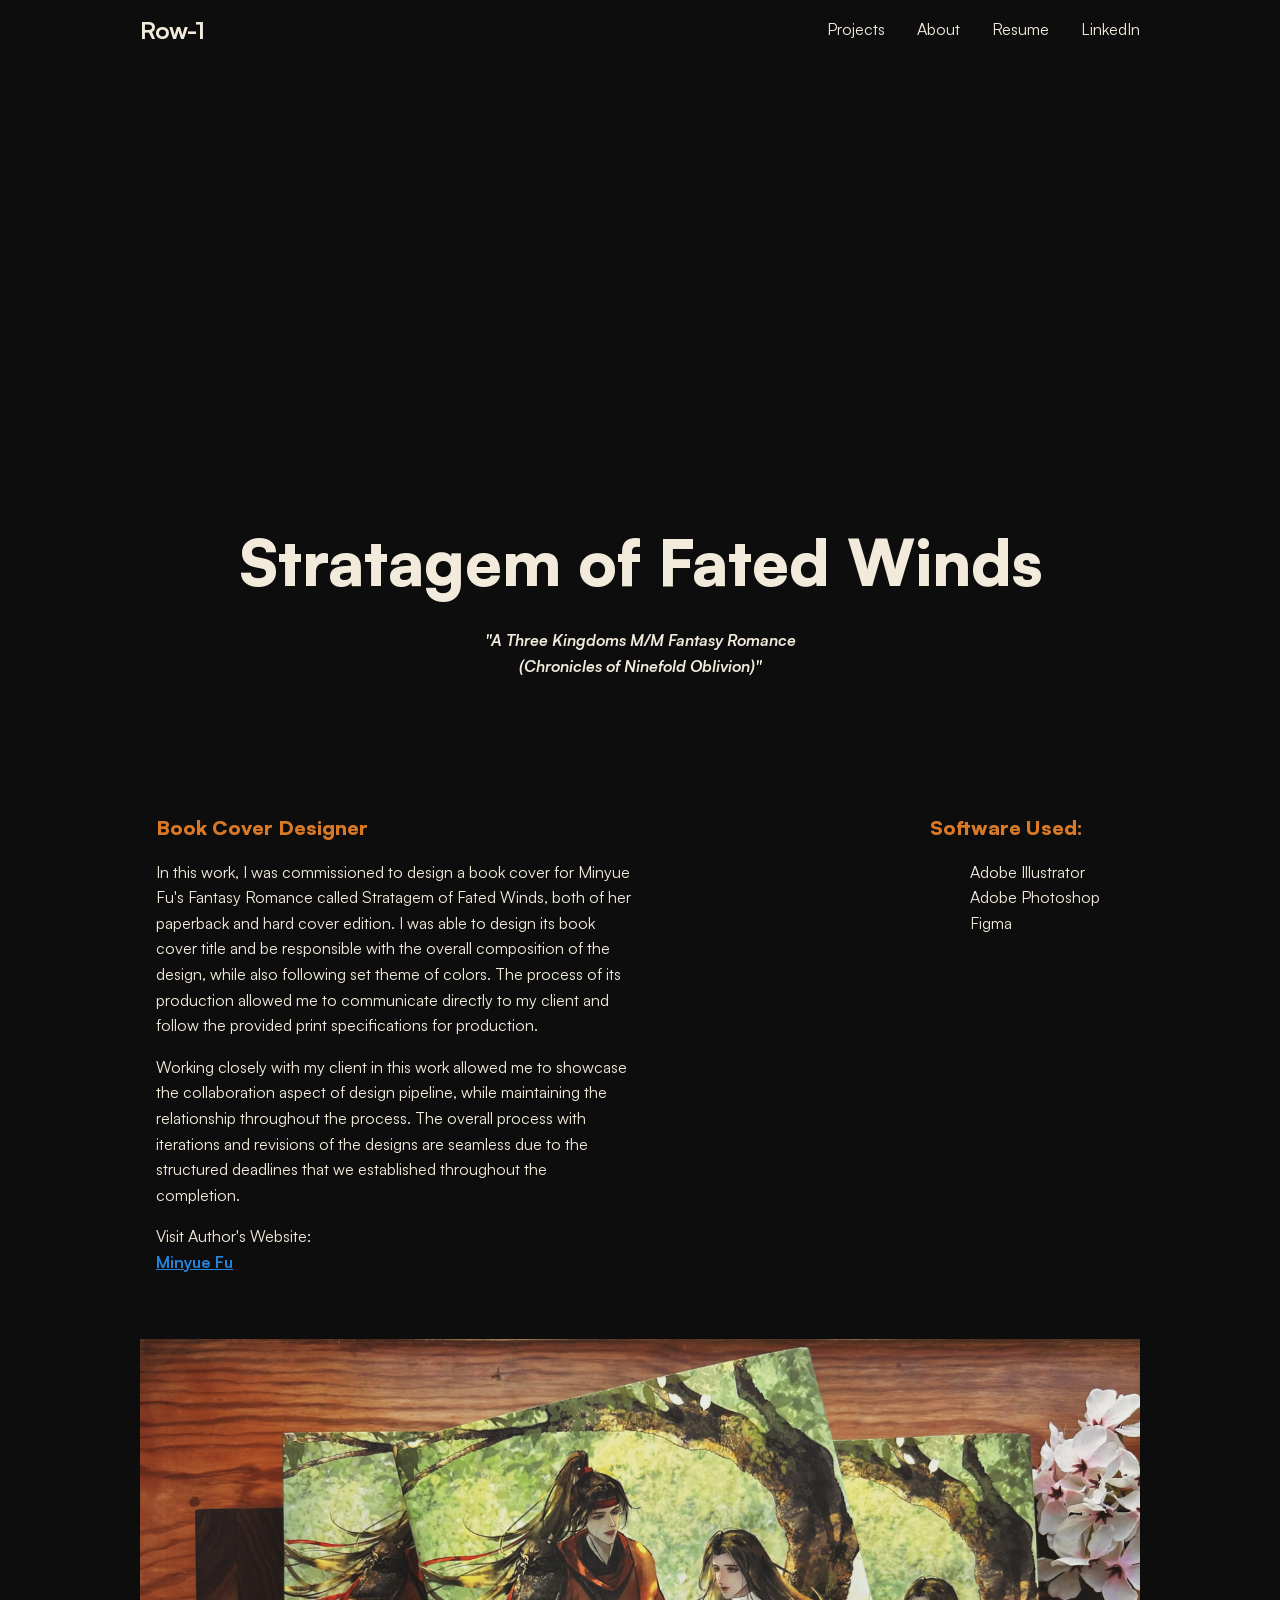
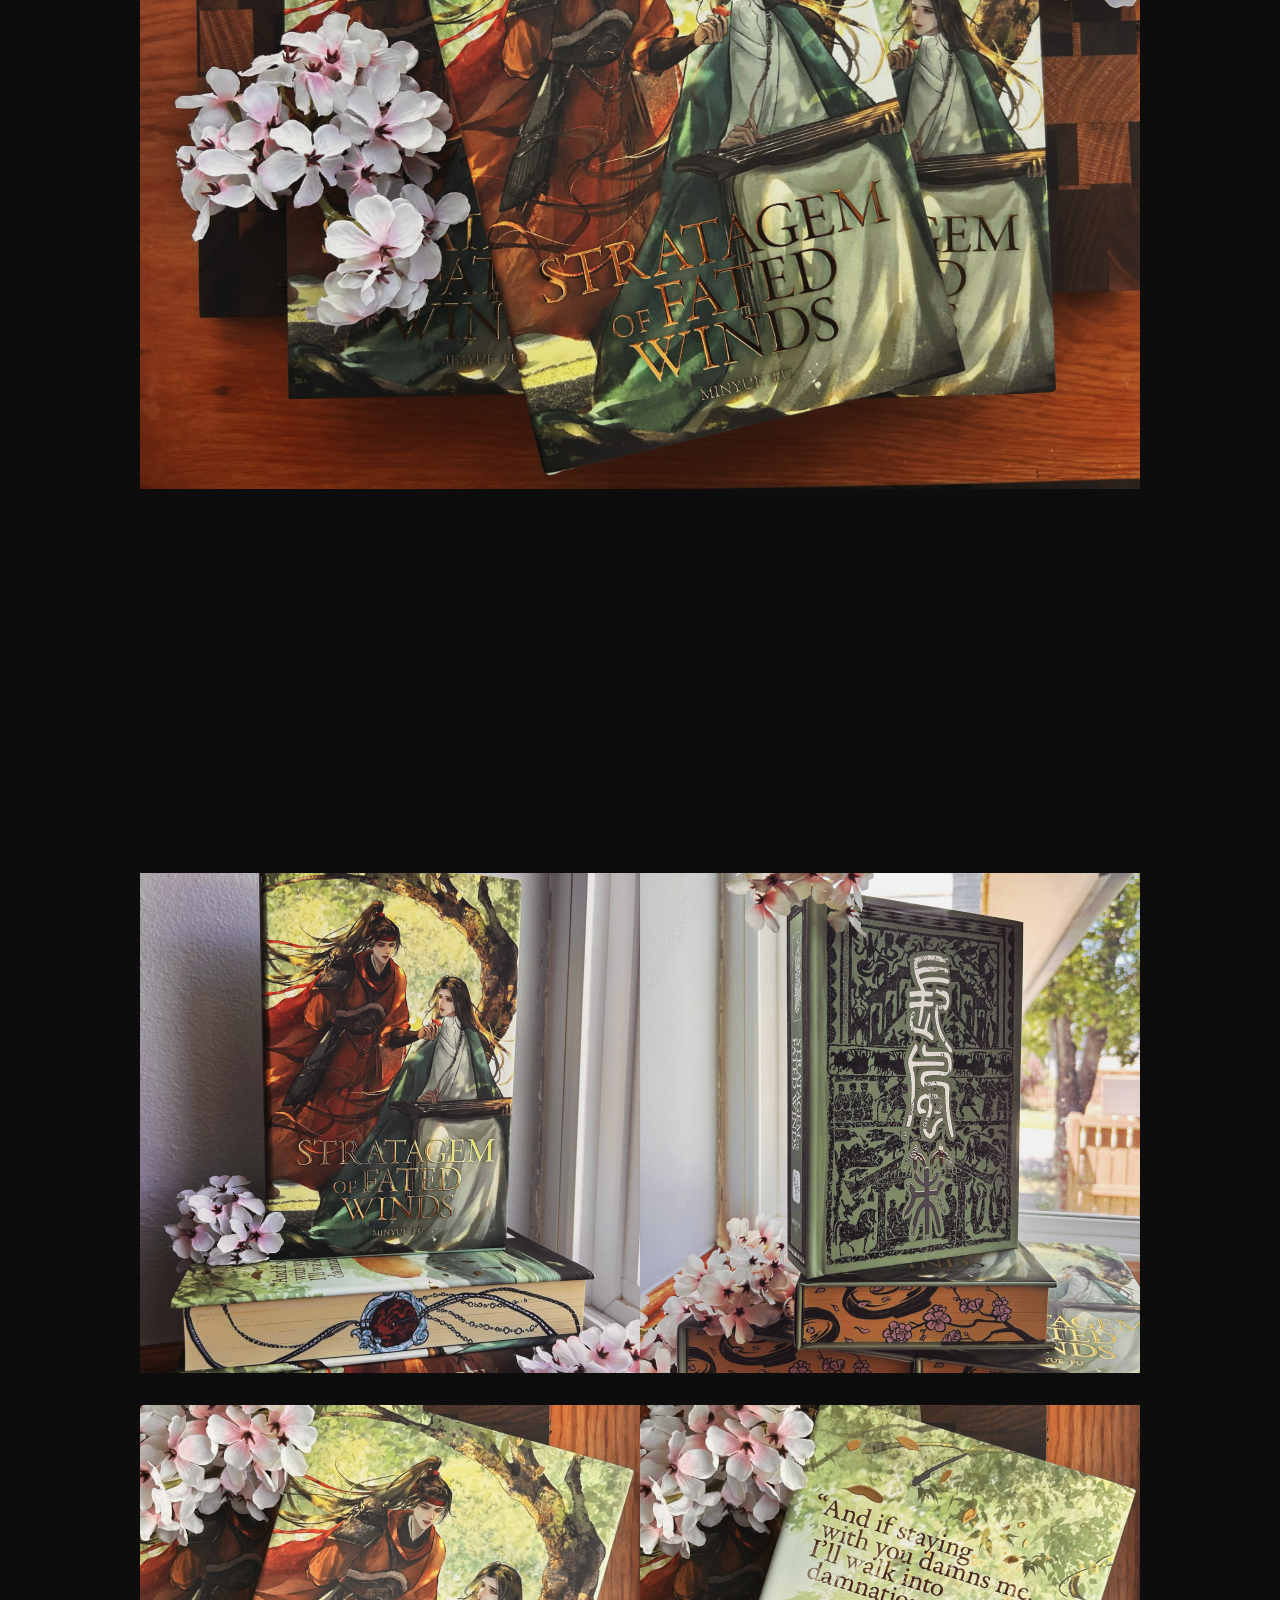
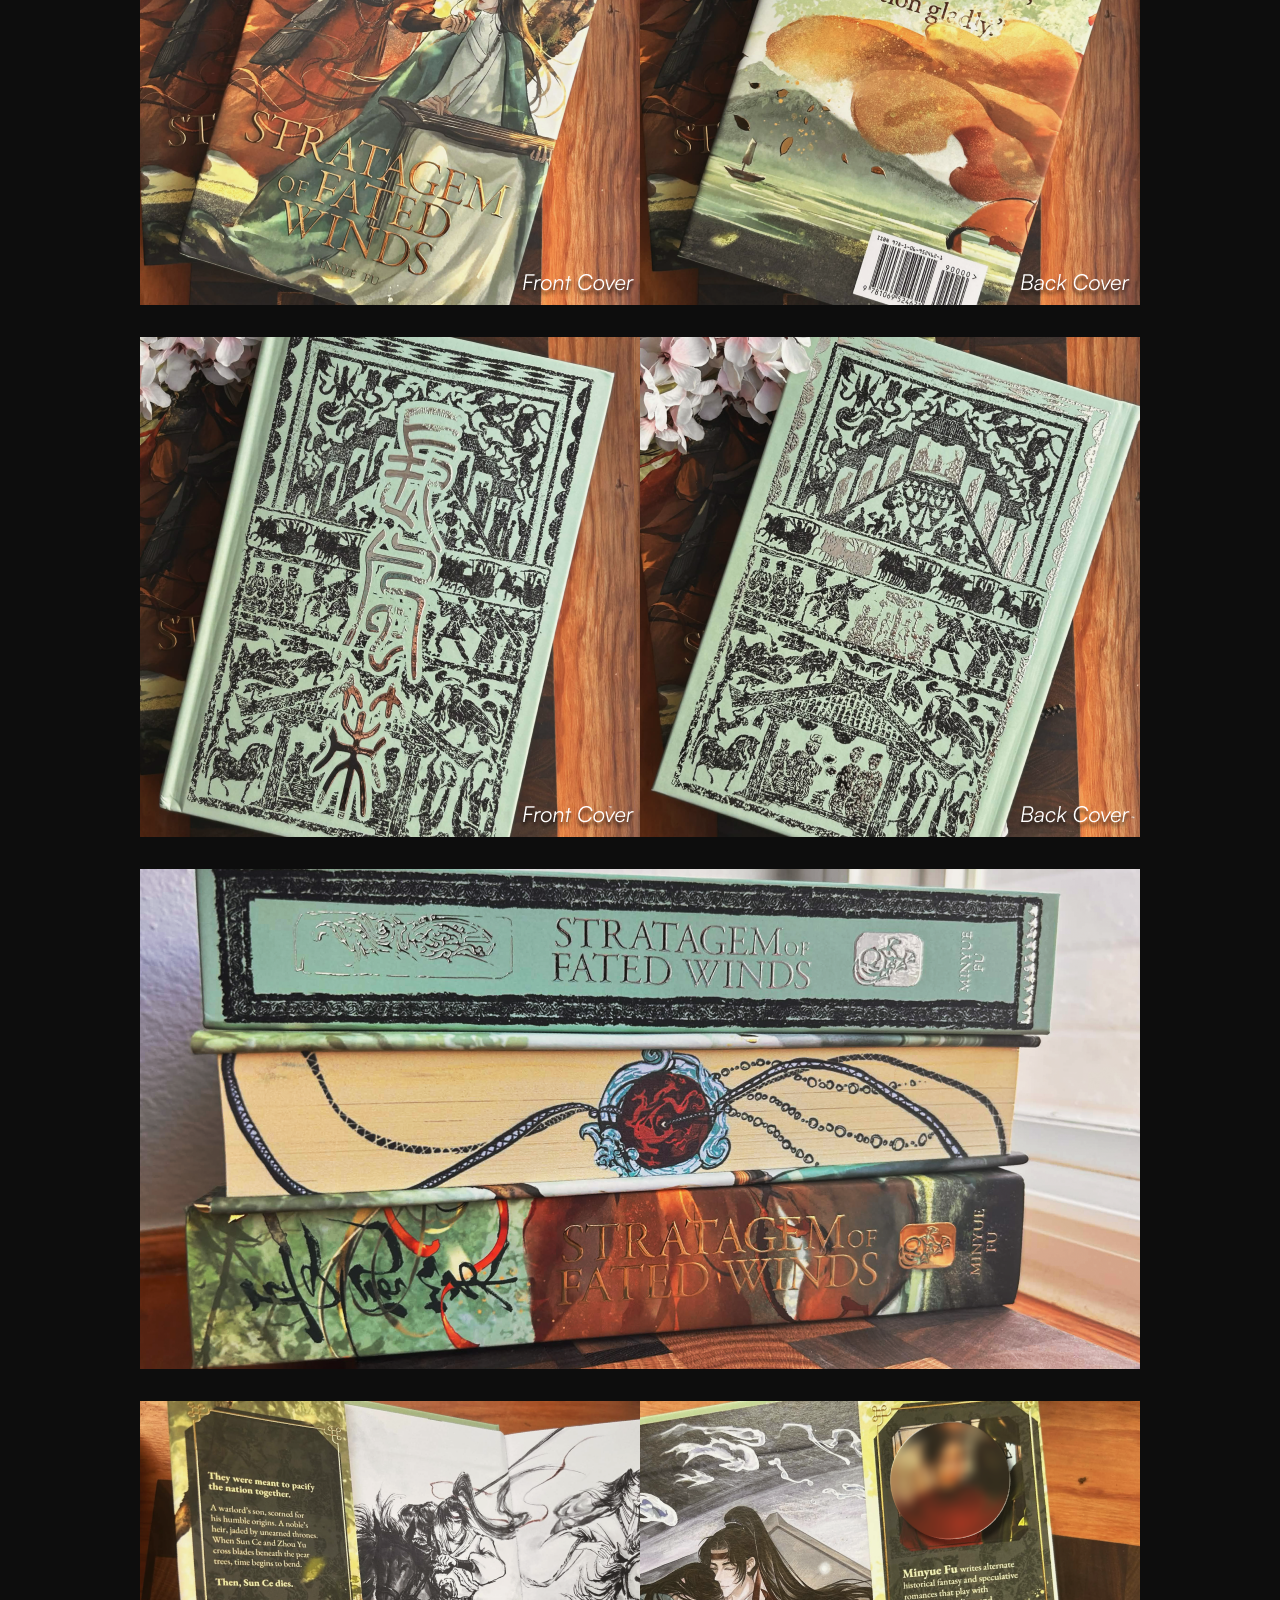
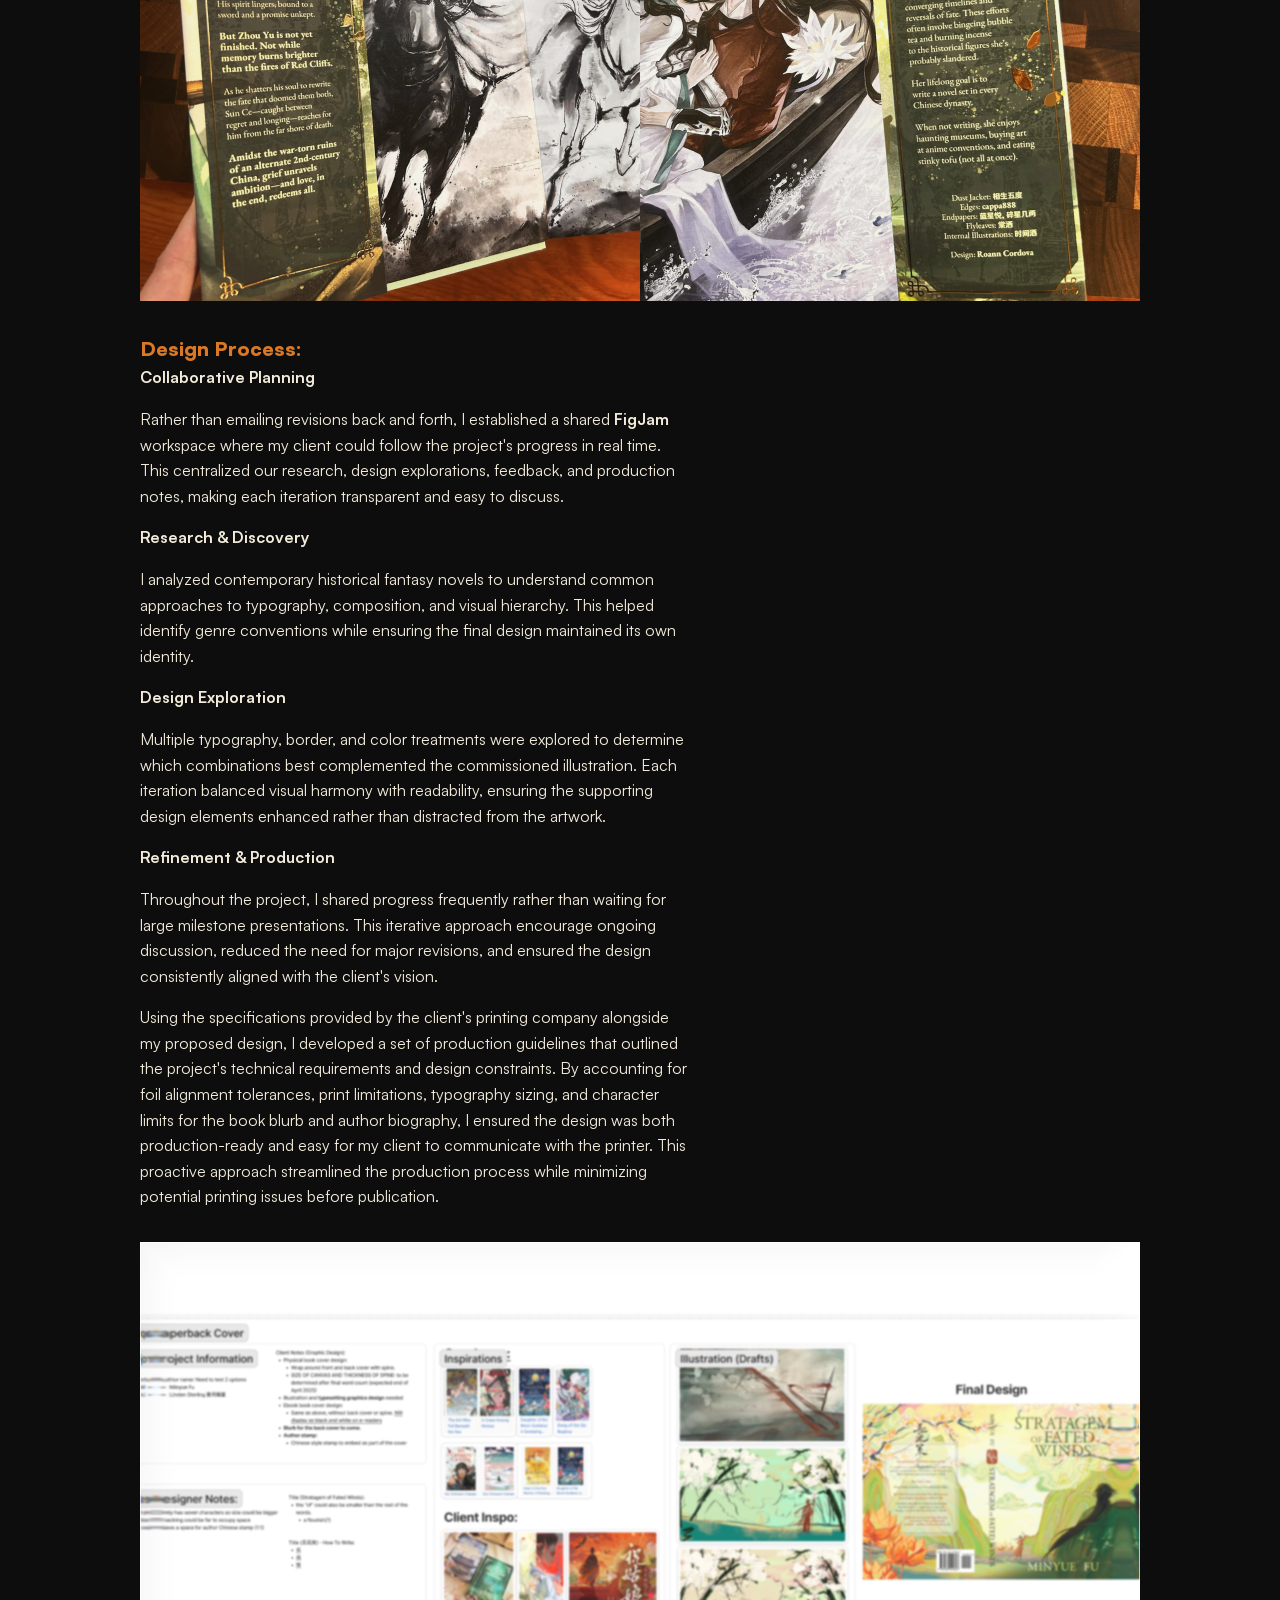
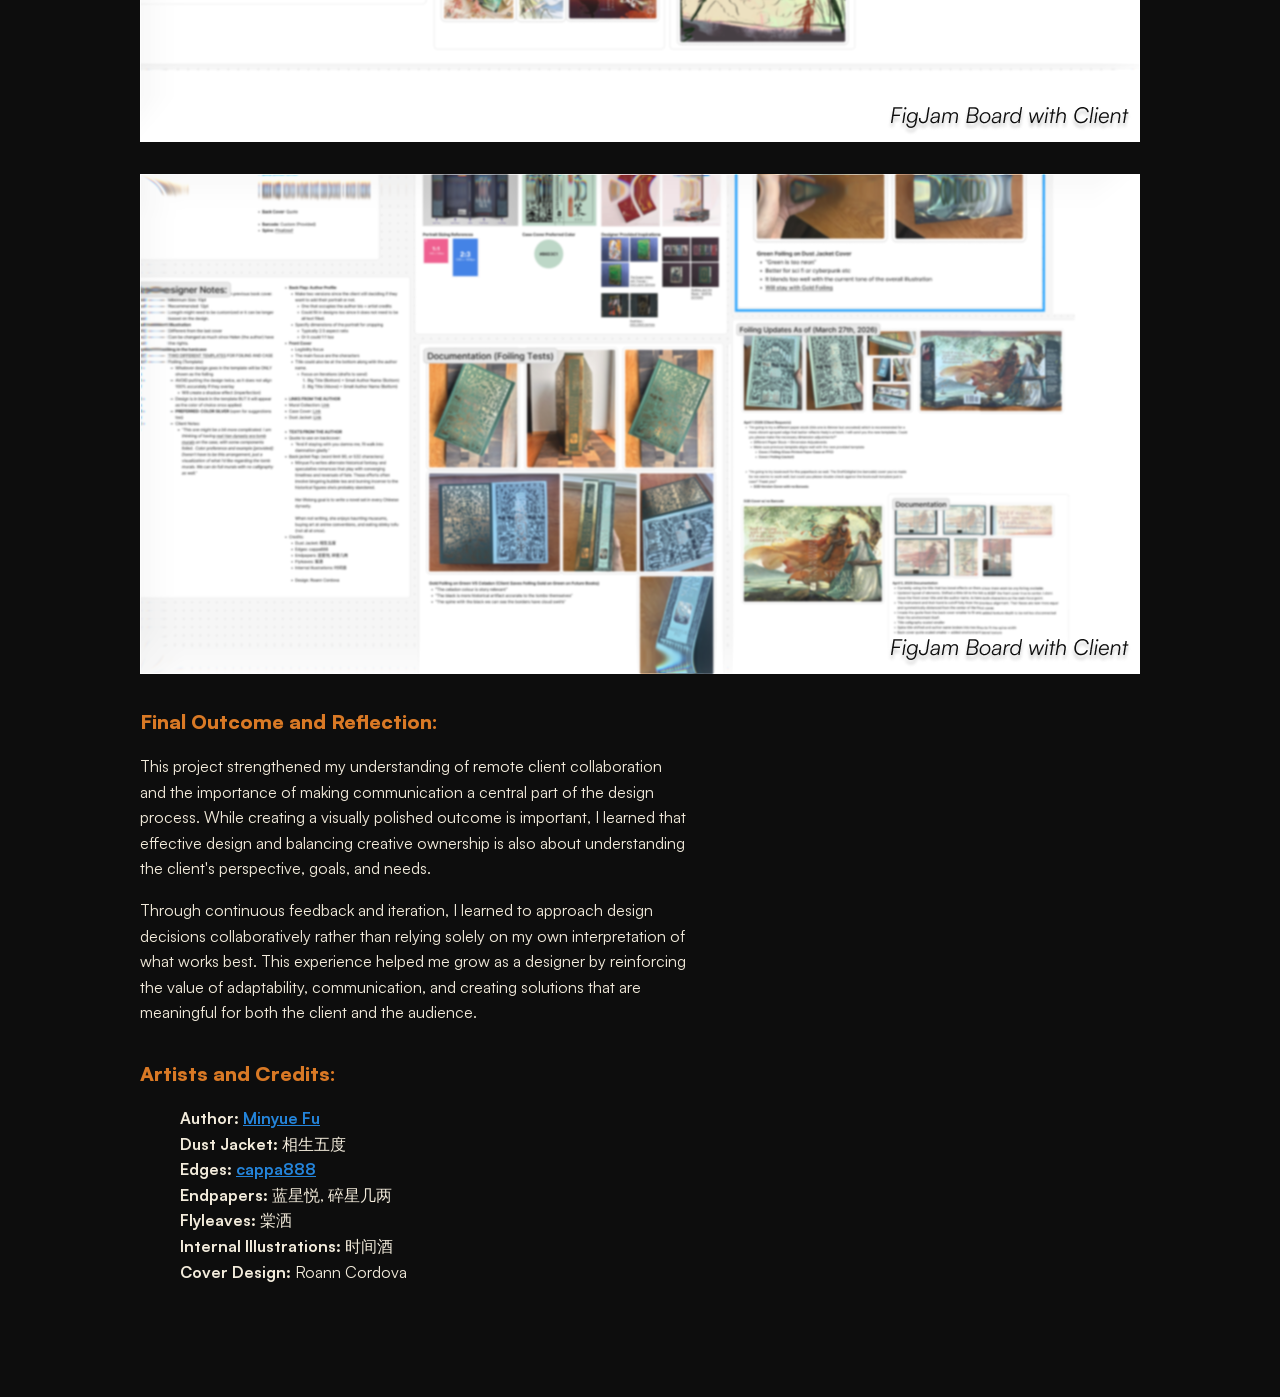
<file: stratagemOfFatedWinds.html>
<!DOCTYPE html>
<html lang="en">
<head>
    <meta charset="UTF-8">
    <meta name="viewport" content="width=device-width, initial-scale=1.0">
    <link rel="stylesheet" href="styles.css">
    <script src="script.js" defer></script>
    <title>Stratagem of Fated Winds</title>
</head>
<body>
    <header>
        <nav class="navbar">
            <a class="nav-logo" href="/">Row-1</a>

            <div class="hamburger-menu">
                <span class="bar"></span>
                <span class="bar"></span>
                <span class="bar"></span>
            </div>

            <ul class="nav_list">
                <li class="nav_item">
                    <a href="#projects" class="nav_link">Projects</a>
                </li>
                <li class="nav_item">
                    <a href="#About" class="nav_link">About</a>
                </li>
                <li class="nav_item">
                    <a href="#resume" class="nav_link">Resume</a>
                </li>
                <li class="nav_item">
                    <a href="https://www.linkedin.com/in/roann-cordova/" class="nav_link">LinkedIn</a>
                </li>
            </ul>
        </nav>
    </header>
    <main>
        <!------------------- Hero Section ------------------->
        <section class="hero" id="top">

            <!-- <div class="hero-image"> -->
                <!-- <img src="images/stratagemOfFatedWinds/StratagemOfFatedWinds_Hero_1000x500.png" alt="Stratagem of Fated Winds Hero Image" class="hero-image"> -->
            <!-- </div> -->

            <div class="hero-video">
                <video autoplay muted loop playsinline>
                    <source src="videos/StratagemOfFatedWinds_HeroVideo_1000x500.mp4" type="video/mp4">
                </video>
            </div>


            <div>
                <h1 class="project-hero-header">
                    Stratagem of Fated Winds
                </h1>
            </div>
            <div>
                <p class="project-hero-description">
                    <i>"A Three Kingdoms M/M Fantasy Romance<br>(Chronicles of Ninefold Oblivion)"</i>
                </p>
            </div>
        </section>

        <section class="project-details">
            <div class="project-role-and-software-skills">
                <div class="project-role">
                    <p class="project-header">
                        Book Cover Designer
                    </p>
                    <p>
                        In this work, I was commissioned to design a book cover for Minyue Fu's Fantasy Romance called 
                        Stratagem of Fated Winds, both of her paperback and hard cover edition. I was able to design its 
                        book cover title and be responsible with the overall composition of the design, while also 
                        following set theme of colors. The process of its production allowed me to communicate directly to my 
                        client and follow the provided print specifications for production.
                    </p>
                    <p>
                        Working closely with my client in this work allowed me to showcase the collaboration aspect of design pipeline, while maintaining the relationship throughout the process. 
                        The overall process with iterations and revisions of the designs are seamless due to the structured deadlines that we established throughout the completion.
                    </p>
                    <p>
                        Visit Author's Website:
                        <br>
                        <a href="https://payhip.com/minyuefu" target="_blank" rel="noopener noreferrer" class="download-link">Minyue Fu</a>
                    </p>
                </div>

                <div class="software-skills">
                    <p class="project-header">
                        Software Used:
                    </p>
                    <ul>
                        <li>Adobe Illustrator</li>
                        <li>Adobe Photoshop</li>
                        <li>Figma</li>
                    </ul>
                </div>
            </div>

            <img src="images/stratagemOfFatedWinds/StratagemOfFatedWInds_Showcase_Main.png" alt="Stratagem of Fated Winds Primary Image" class="project-details-image">
            

            <!-- Design Goals -->
            <div class="project-details-description">

                <p class="project-header">
                    Design Goals:
                </p>
                <p>
                    The primary challenge was designing a visual identity that complemented the commissioned 
                    illustration without competing for attention. Since the artwork was created by another artist, 
                    my role was to ensure that the typography, ornamental elements, and supporting graphics enhanced the 
                    illustration while preserving its narrative impact.
                </p>
                <p>
                    Beyond aesthetics, the cover also needed to function as a professional publication. 
                    In every design decision from the typography and decorative borders to color selection, it was 
                    carefully considered to maintain readability, establish a clear visual hierarchy, and meet the technical 
                    requirements for both paperback and hardcover print production.
                </p>
            </div>

            <img src="images/stratagemOfFatedWinds/StratagemOfFatedWinds_DustJacket_CaseCover_Highlight_1000x500.png" alt="Stratagem of Fated Winds Dust Jacket and Cover Case Showcase" class="project-details-image">

            <img src="images/stratagemOfFatedWinds/StratagemOfFatedWinds_FrontAndBack_DustJacket_1000x500.png" alt="Stratagem of Fated Winds Front and Back Dust Jacket Image" class="project-details-image">
            
            <img src="images/stratagemOfFatedWinds/StratagemOfFatedWinds_FrontAndBack_CaseCover_1000x500.png" alt="Stratagem of Fated Winds Front and Back Case Cover Image" class="project-details-image">
            
            <img src="images/stratagemOfFatedWinds/StratagemOfFatedWinds_Spine_Edges_DesignHighlight_1000x500.png" alt="Stratagem of Fated Winds Spine and Edges Design Highlight Image" class="project-details-image">
            
            <img src="images/stratagemOfFatedWinds/StratagemOfFatedWinds_InsideFlaps_AuthorBio_Blurb_1000x500.png" alt="Stratagem of Fated Winds Inside Flaps Author Bio and Blurb Image" class="project-details-image">
            

            <div class="project-details-description">
                <p class="project-header">
                    Design Process:
                </p>
                <div>
                    <p class="project-subheader">
                        Collaborative Planning
                    </p>
                    <p>
                        Rather than emailing revisions back and forth, I established a shared <span style="font-weight: bold;">FigJam</span> workspace where 
                        my client could follow the project's progress in real time. This centralized our research, 
                        design explorations, feedback, and production notes, making each iteration transparent and easy to discuss.
                    </p>
                </div>
                <div>
                    <p class="project-subheader">
                        Research & Discovery
                    </p>
                    <p>
                        I analyzed contemporary historical fantasy novels to understand common approaches to typography, 
                        composition, and visual hierarchy. This helped identify genre conventions while ensuring the 
                        final design maintained its own identity.
                    </p>
                </div>
                <div>
                    <p class="project-subheader">
                        Design Exploration
                    </p>
                    <p>
                        Multiple typography, border, and color treatments were explored to determine which combinations 
                        best complemented the commissioned illustration. Each iteration balanced visual harmony with readability, 
                        ensuring the supporting design elements enhanced rather than distracted from the artwork.
                    </p>
                </div>
                <div>
                    <p class="project-subheader">
                        Refinement & Production
                    </p>
                    <p>
                        Throughout the project, I shared progress frequently rather than waiting for large milestone presentations. 
                        This iterative approach encourage ongoing discussion, reduced the need for major revisions, and ensured the 
                        design consistently aligned with the client's vision.
                    </p>
                    <p>
                        Using the specifications provided by the client's printing company alongside my proposed design, 
                        I developed a set of production guidelines that outlined the project's technical requirements and 
                        design constraints. By accounting for foil alignment tolerances, print limitations, typography sizing, 
                        and character limits for the book blurb and author biography, I ensured the design was both production-ready 
                        and easy for my client to communicate with the printer. This proactive approach streamlined the production process 
                        while minimizing potential printing issues before publication.
                    </p>
                </div>

            </div>

            <img src="images/stratagemOfFatedWinds/StratagemOfFatedWinds_FigJamBoard_1_1000x500.png" alt="Stratagem of Fated Winds FigJam Board Image" class="project-details-image">

            <img src="images/stratagemOfFatedWinds/StratagemOfFatedWinds_FigJamBoard_2_1000x500.png" alt="Stratagem of Fated Winds FigJam Board Image" class="project-details-image">

            <div class="project-details-description">
                <p class="project-header">
                    Final Outcome and Reflection:
                </p>
                <p>
                    This project strengthened my understanding of remote client collaboration 
                    and the importance of making communication a central part of the design process. 
                    While creating a visually polished outcome is important, I learned that effective 
                    design and balancing creative ownership is also about understanding 
                    the client's perspective, goals, and needs.
                </p>
                <p>
                    Through continuous feedback and iteration, I learned to approach design decisions 
                    collaboratively rather than relying solely on my own interpretation of what works best. 
                    This experience helped me grow as a designer by reinforcing the value of adaptability, communication, 
                    and creating solutions that are meaningful for both the client and the audience.
                </p>
            </div>

            <div class="project-details-description">
                <p class="project-header">
                    Artists and Credits:
                </p>
                <ul>
                    <li><span style="font-weight: bold;">Author:</span> <a href="https://payhip.com/minyuefu" target="_blank" class="download-link">Minyue Fu</a></li>
                    <li><span style="font-weight: bold;">Dust Jacket:</span> 相生五度</li>
                    <li><span style="font-weight: bold;">Edges:</span> <a href="https://hedyxfu.wixsite.com/website" target="_blank" class="download-link">cappa888</a></li>
                    <li><span style="font-weight: bold;">Endpapers:</span> 蓝星悦, 碎星几两</li>
                    <li><span style="font-weight: bold;">Flyleaves:</span> 棠洒</li>
                    <li><span style="font-weight: bold;">Internal Illustrations:</span> 时间酒</li>
                    <li><span style="font-weight: bold;">Cover Design:</span> Roann Cordova</li>
                </ul>
            </div>
        </section>
    </main>
</body>
</html>
</file>
<file: styles.css>
/*-------- Variables ----------*/
/* Satoshi – Light */
@font-face {
    font-family: "Satoshi";
    src: url("fonts/Satoshi-Light.woff2") format("woff2");
    font-weight: 300;
    font-style: normal;
    font-display: swap;
}

@font-face {
    font-family: "Satoshi";
    src: url("fonts/Satoshi-LightItalic.woff2") format("woff2");
    font-weight: 300;
    font-style: italic;
    font-display: swap;
}

/* Satoshi – Regular */
@font-face {
    font-family: "Satoshi";
    src: url("fonts/Satoshi-Regular.woff2") format("woff2");
    font-weight: 400;
    font-style: normal;
    font-display: swap;
}

@font-face {
    font-family: "Satoshi";
    src: url("fonts/Satoshi-Italic.woff2") format("woff2");
    font-weight: 400;
    font-style: italic;
    font-display: swap;
}

/* Satoshi – Medium */
@font-face {
    font-family: "Satoshi";
    src: url("fonts/Satoshi-Medium.woff2") format("woff2");
    font-weight: 500;
    font-style: normal;
    font-display: swap;
}

@font-face {
    font-family: "Satoshi";
    src: url("fonts/Satoshi-MediumItalic.woff2") format("woff2");
    font-weight: 500;
    font-style: italic;
    font-display: swap;
}

/* Satoshi – Bold */
@font-face {
    font-family: "Satoshi";
    src: url("fonts/Satoshi-Bold.woff2") format("woff2");
    font-weight: 700;
    font-style: normal;
    font-display: swap;
}

@font-face {
    font-family: "Satoshi";
    src: url("fonts/Satoshi-BoldItalic.woff2") format("woff2");
    font-weight: 700;
    font-style: italic;
    font-display: swap;
}

/* Satoshi – Black */
@font-face {
    font-family: "Satoshi";
    src: url("fonts/Satoshi-Black.woff2") format("woff2");
    font-weight: 900;
    font-style: normal;
    font-display: swap;
}

@font-face {
    font-family: "Satoshi";
    src: url("fonts/Satoshi-BlackItalic.woff2") format("woff2");
    font-weight: 900;
    font-style: italic;
    font-display: swap;
}
/*---------------------------------*/


:root {
    /* Core colors */
    --color-bg-dark: #0D0D0D;
    --color-beige: #F2EBDB;

    /* Accents */
    --color-accent-warm: #D97925;
    --color-accent-blue: #2484DA;
    --color-accent-blue-dark: #033E8C;
    ::selection {
        background: var(--color-beige);
        color: var(--color-accent-warm);
    }

    /* Typography */
    --font-primary: "Satoshi", sans-serif;

    /* Radius */
    --radius-xl: 50px;
    --radius-lg: 24px;
    --radius-md: 12px;
    --radius-sm: 6px;

    /* Layout */
    --max-width-container: 1000px; /* Max width for the main content container */
}

/* Navigation Bar */
header {
    position: sticky;
    top: 0;
    z-index: 1000;
}
.navbar {
    background-color: var(--color-bg-dark);
    justify-content: space-between;
    display: flex;
    align-items: center;
    padding-left: 1.5rem;
    padding-right: 1.5rem;
    height: 60px;

    max-width: var(--max-width-container);
    margin: 0 auto;

}
.nav-logo {
    font-family: var(--font-primary);
    font-weight: 700;
    color: var(--color-beige);
    text-decoration: none;
    font-size: 1.5rem;
}
.hamburger-menu {
    display: none; /* Hide burger menu on larger screens */
    flex-direction: column;
    gap: 5px;
    cursor: pointer;
}
.bar {
    width: 25px;
    height: 3px;
    background-color: var(--color-beige);
    border-radius: 2px;
}
.nav_list {
    display: flex;
    gap: 2rem;
}
.nav_list.active {
    transform: translateX(0) !important; /* Slide in the nav links when active */
}   
@media only screen and (max-width: 500px) {
    .nav_list {
        position: fixed;
        top: 60px; /* Below the navbar */
        right: 0;
        background-color: var(--color-bg-dark);
        border-radius: var(--radius-md);
        flex-direction: column;
        box-shadow: 0 4px 24px rgba(0, 0, 0, 1);
        width: 200px;
        padding: 1rem;
        transform: translateX(100%); /* Hide nav links by default */
        transition: transform 0.3s ease-in-out;
    }
    .hamburger-menu {
        display: flex; /* Show burger menu on smaller screens */
    }
}


/*-------- Base page setup ----------*/
body {
    /* background-color: var(--color-bg-dark); */
    color: var(--color-beige);
    font-family: var(--font-primary);
    font-weight: 400; 
    line-height: 1.6;
    margin: 0;

    background: #0D0D0D;
}
ul {
    list-style: none;
}



/* Headings */
h1, h2, h3, h4 {
    font-family: var(--font-primary);
    font-weight: 700; /* Bold */
    margin: 0 0 0.5em;
}

h1 {
    font-size: clamp(2.8rem, 5vw, 4rem);
    font-weight: 900; /* Black */
}

h2 {
    font-size: clamp(2rem, 3.5vw, 3rem);
}

h3 {
    font-size: clamp(1.4rem, 2vw, 2rem);
}

p {
    font-weight: 400; /* Regular */
    max-width: 70ch;
}


/* Links */
a:visited{
    color: var(--color-beige);
    
}
a:link{
    color: var(--color-beige);
    text-decoration: none;
}
a:hover{
    color: var(--color-beige);
    text-decoration: underline;
}
a:focus{
    color: var(--color-beige);
    text-decoration: underline;
}

/* Text Stylings - Accents */
.warm-bold{
    color: var(--color-accent-warm);
    font-weight: 700;
}
.italic-bold-beige{
    color: var(--color-beige);
    font-weight: 700;
    font-style: italic;
}




/*-------- Hero Section Styles ----------*/
.hero {
    max-width: var(--max-width-container);
    margin: 0 auto;
    padding: 0 1.5rem 5rem; /* Top(it was 4rem before, but i made it 0 so it doesnt have any gaps at the top), Right/Left, Bottom */
    text-align: center;
}


/*-------- Hero Video Styles ----------*/
.hero-video { /* Container for the hero video -- The picture frame*/
    width: 100%;
    border-bottom-left-radius: var(--radius-xl);
    border-bottom-right-radius: var(--radius-xl);
    overflow: hidden; /* Ensure video does not overflow the container */
    /* For any text inside the container */
    /* background-color: var(--color-beige); */
}

/* NOTE: Don't try to stretch the frame, stretch the poster itself */

.hero-video video { /* Target the video element inside the container -- The picture lmao */
    width: 100%;
    /* Maintain aspect ratio for the video I'm going to add later*/
    /* height: auto; */
    /* Set a fixed height for the video -- ALSO FOR TEST*/
    height: 50vh; 
    object-fit: cover; /* Ensure the video covers the container */
    display: block;
}
@media only screen and (max-width: 768px) {
    .hero-video video {
        height: 21vh; /* Adjust height for smaller screens */
    }
}


/*-------- Name Header Styles ----------*/
.name-header {
    text-align: center;
    margin: 20px 0;
}
.hero-name {
    font-size: clamp(5rem, 10vw, 8rem);
    font-weight: 900;
    line-height: 1;
    margin-bottom: 0.5rem;
    opacity: 0;
}
.hero-quote {
    font-size: clamp(1.5rem, 4vw, 3rem);
    font-weight: 900;
    line-height: 1.2;
    margin-top: 0;
}



/*-------- Hero Subtitle Section Styles ----------*/
.subtitle-div{
    display: grid;
    grid-template-columns: 1fr 1fr;
    opacity: 0;
}


.meta-hero-role{
    font-size: 1rem;
    max-width: 60ch;
    text-align: left;
}
@media screen and (max-width: 768px) {
    .meta-hero-role{
        max-width: 13ch;
    }
    
}

.divider
{
    color: var(--color-beige);
}

.meta-hero-description{
    text-align: left;
    max-width: 50ch;
}


/*-------- Projects Section Styles ----------*/
.section_headers{
    font-size: clamp(2.8rem, 5vw, 4rem);
    font-weight: 900; /* Black */
    margin-bottom: 1.5rem;
}
.section-container {
    max-width: var(--max-width-container);
    margin: 2rem auto; /* Margins the section. 2rem as default */
    padding: 0 1.5rem;
}
.section-divider{
    display: grid;
    grid-template-columns: 1fr 1fr; /* Two equal columns */
    gap: 1rem; /* Gap between the grid items */
}

@media only screen and (max-width: 768px) {
    .section-divider{
        grid-template-columns: 1fr; /* Single column on smaller screens */
    }
}


.arrow-icon{
    width: 1.5rem;
    height: auto;
}


.project-item {
    transition: transform 0.3s ease; /* Smooth transition for background */

    border-radius: var(--radius-lg);
    overflow: hidden; /* Ensure content does not overflow the rounded corners */
}


.project-item:hover .project-description-background,
.project-item:focus-visible .project-description-background {
    background-color: var(--color-accent-blue); /* Change background color on hover/focus */

    
}

.project-item:not(:hover), .project-item:not(:focus-visible) .project-description-background { 
    transition: all 0.3s ease; /* Smooth transition back to normal state */
}


.project-description-background{
    background-color: var(--color-accent-blue-dark);
    padding-bottom: 0.5rem;
    padding-top: 0;
    padding-left: 1rem;
    padding-right: 2rem;
    display: flex;
    justify-content: space-between;
    align-items: center;
}

.project-image {
    width: 100%;
    height: auto;
    display: block;
    /* background-color: yellow; */
    /* Temporary background color for visibility */
    object-fit: cover;
}

.project-title{
    font-weight: 700; /* Bold */
    margin-left: 1rem;
    margin-top: 1rem;
    margin-bottom: 0;

}
.project-role{
    font-weight: 400; /* Regular */
    margin-left: 1rem;
    margin-top: 0;
    margin-bottom: 1rem;
}

/* ---------- Hero Image Styles ----------  */
.hero-image {
    width: 100%;
    height: 50vh;
    display: block;
    border-bottom-left-radius: var(--radius-xl);
    border-bottom-right-radius: var(--radius-xl);
    object-fit: cover; /* Ensure the image covers the container */
    overflow: hidden;
    margin-bottom: 2rem;
}
@media only screen and (max-width: 768px) {
    .hero-image {
        height: 21vh; /* Adjust height for smaller screens */
    }
}

/* --------------- Project Page Styles ------ */
.project-hero-header{
    font-size: clamp(2.8rem, 5vw, 4rem);
    font-weight: 900; /* Black */
    margin-bottom: 1rem;
    opacity: 0;
}
.project-header{
    color: var(--color-accent-warm);
    font-weight: 900; /* Black */
    margin-bottom: 0;
    font-size: clamp(1.25rem, 1.5vw, 2rem);
}
.project-subheader{
    font-weight: 700; /* Bold */
    margin-top: 0;
    margin-bottom: 1rem;
}
.project-hero-description{
    font-weight: 600; /* Regular */
    max-width: 40ch;
    margin: 0 auto;
    text-align: center;
    padding: 0 1.5rem;
    opacity: 0;
    margin-bottom: 2rem;
}
.project-role-and-software-skills{
    display: grid;
    text-align: left;
    grid-template-columns: 1fr 1fr;
    gap: 1rem;
}
.software-skills{
    justify-self: end;
    padding: 0 2.5rem;
}
@media only screen and (max-width: 768px) {
    .project-role-and-software-skills{
        grid-template-columns: 1fr; /* Single column on smaller screens */
    }
    .software-skills{
        justify-self: start;
        padding: 0;
    }
}
.project-details{
    max-width: var(--max-width-container);
    margin: 0 auto;
    padding: 0 1.5rem 5rem;
    text-align: left;
}
.project-details-description{
    width: 100%;
    max-width: 50ch;
    margin-bottom: 2rem;
}
.project-details-quote{
    font-style: italic;
    font-weight: 600;
    width: 30ch;
    margin-bottom: 1rem;
    /* padding: 0 1.5rem; */
    padding-left: 1.25em;
    text-indent: -0.25em; /* Indent the first line to create a hanging effect */
    font-size: clamp(0.75rem, 1.5vw, 1.25rem);
}
.project-details-image{
    width: 100%;
    height: auto;
    display: block;
    margin: 2rem 0;
    object-fit: cover;
    /* background-color: blue;  */
    /* Temporary background color for visibility */
}
.project-details-video video{
    width: 100%;
    height: auto;
    display: block;
    margin: 2rem 0;
    object-fit: cover;
}
@media only screen and (max-width: 768px) {
    .project-details-image {
        height: auto; /* Adjust height for smaller screens */
    }
    .project-details-video video{
        height: auto; /* Adjust height for smaller screens */
    }
}

.download-link {
    color: var(--color-accent-blue) !important;
    font-weight: 600 !important;
    text-decoration: underline !important;
}








/* Test content & heading style */
.test-heading {
    font-size: 2.5rem;
    color: var(--color-accent-warm);
    text-align: center;
}
.test-content {
    font-size: 1.2rem;
    color: var(--color-accent-blue);
    text-align: center;
}
</file>
